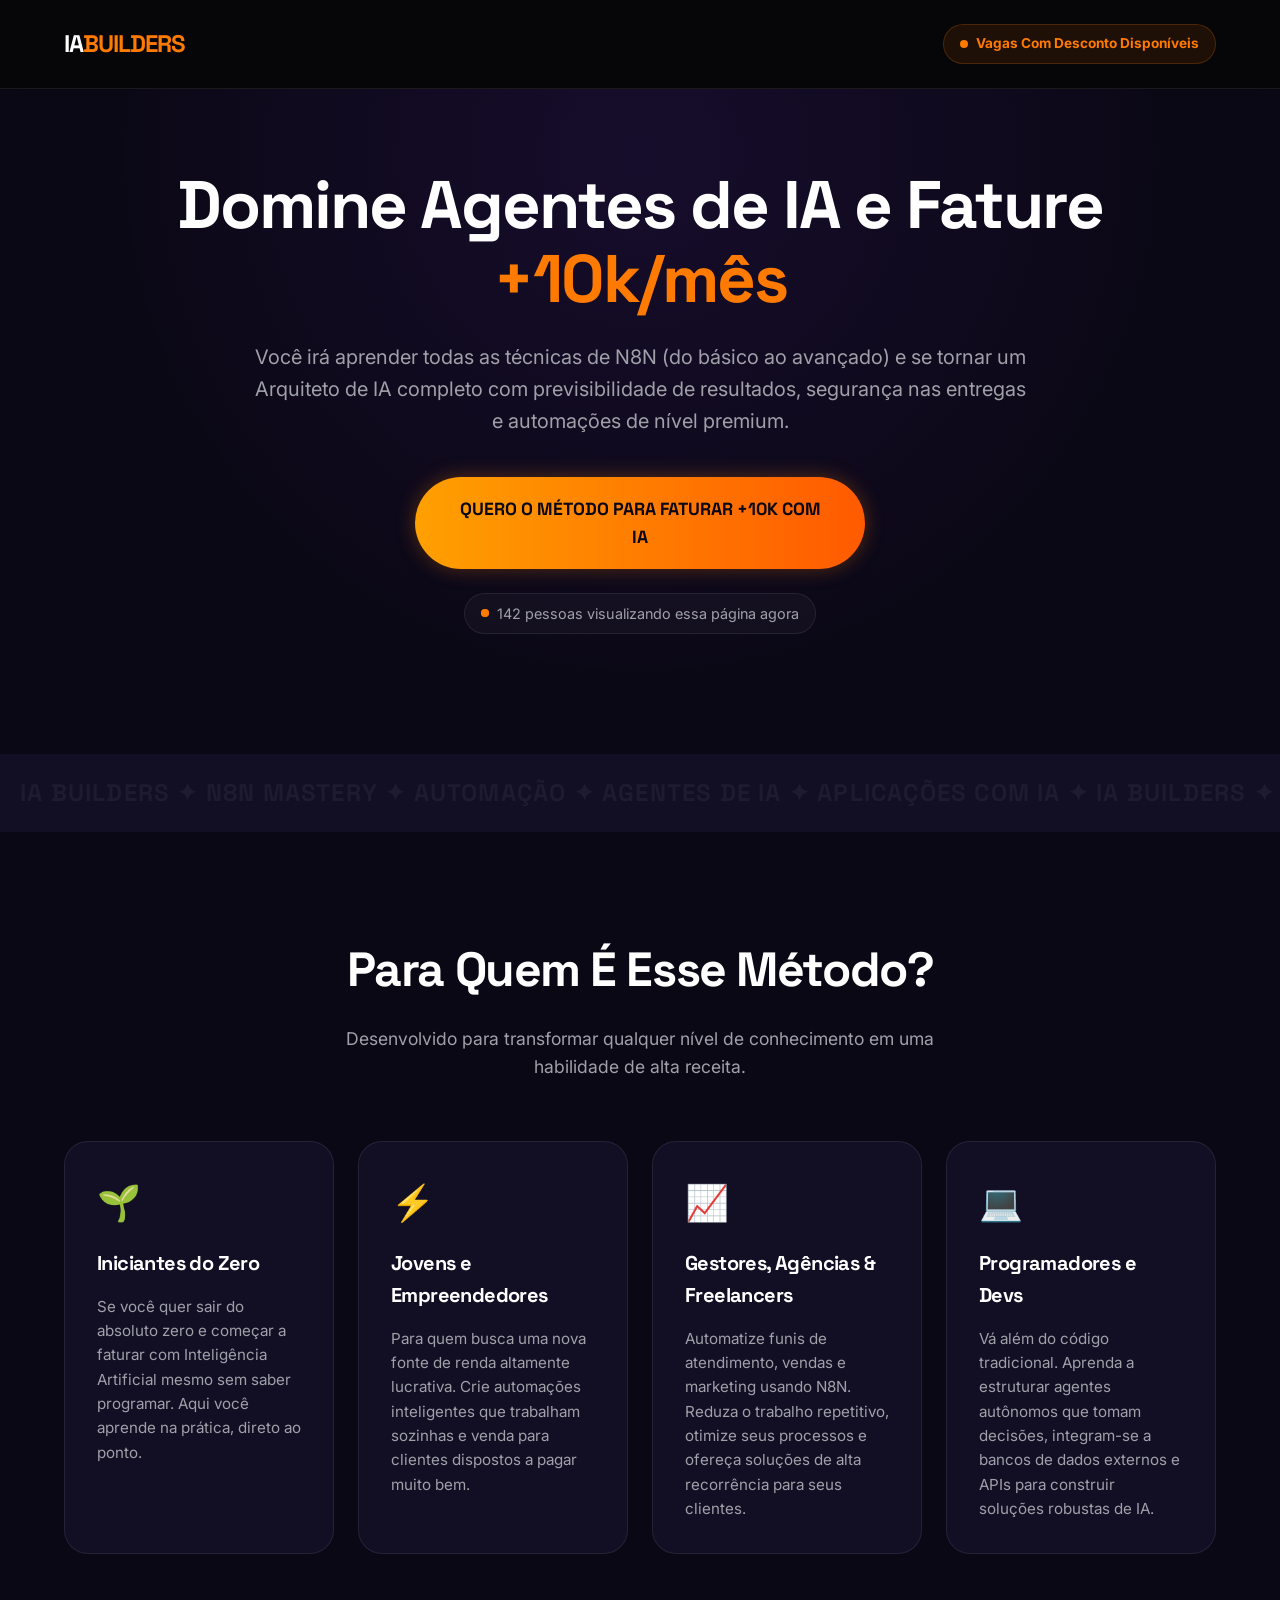
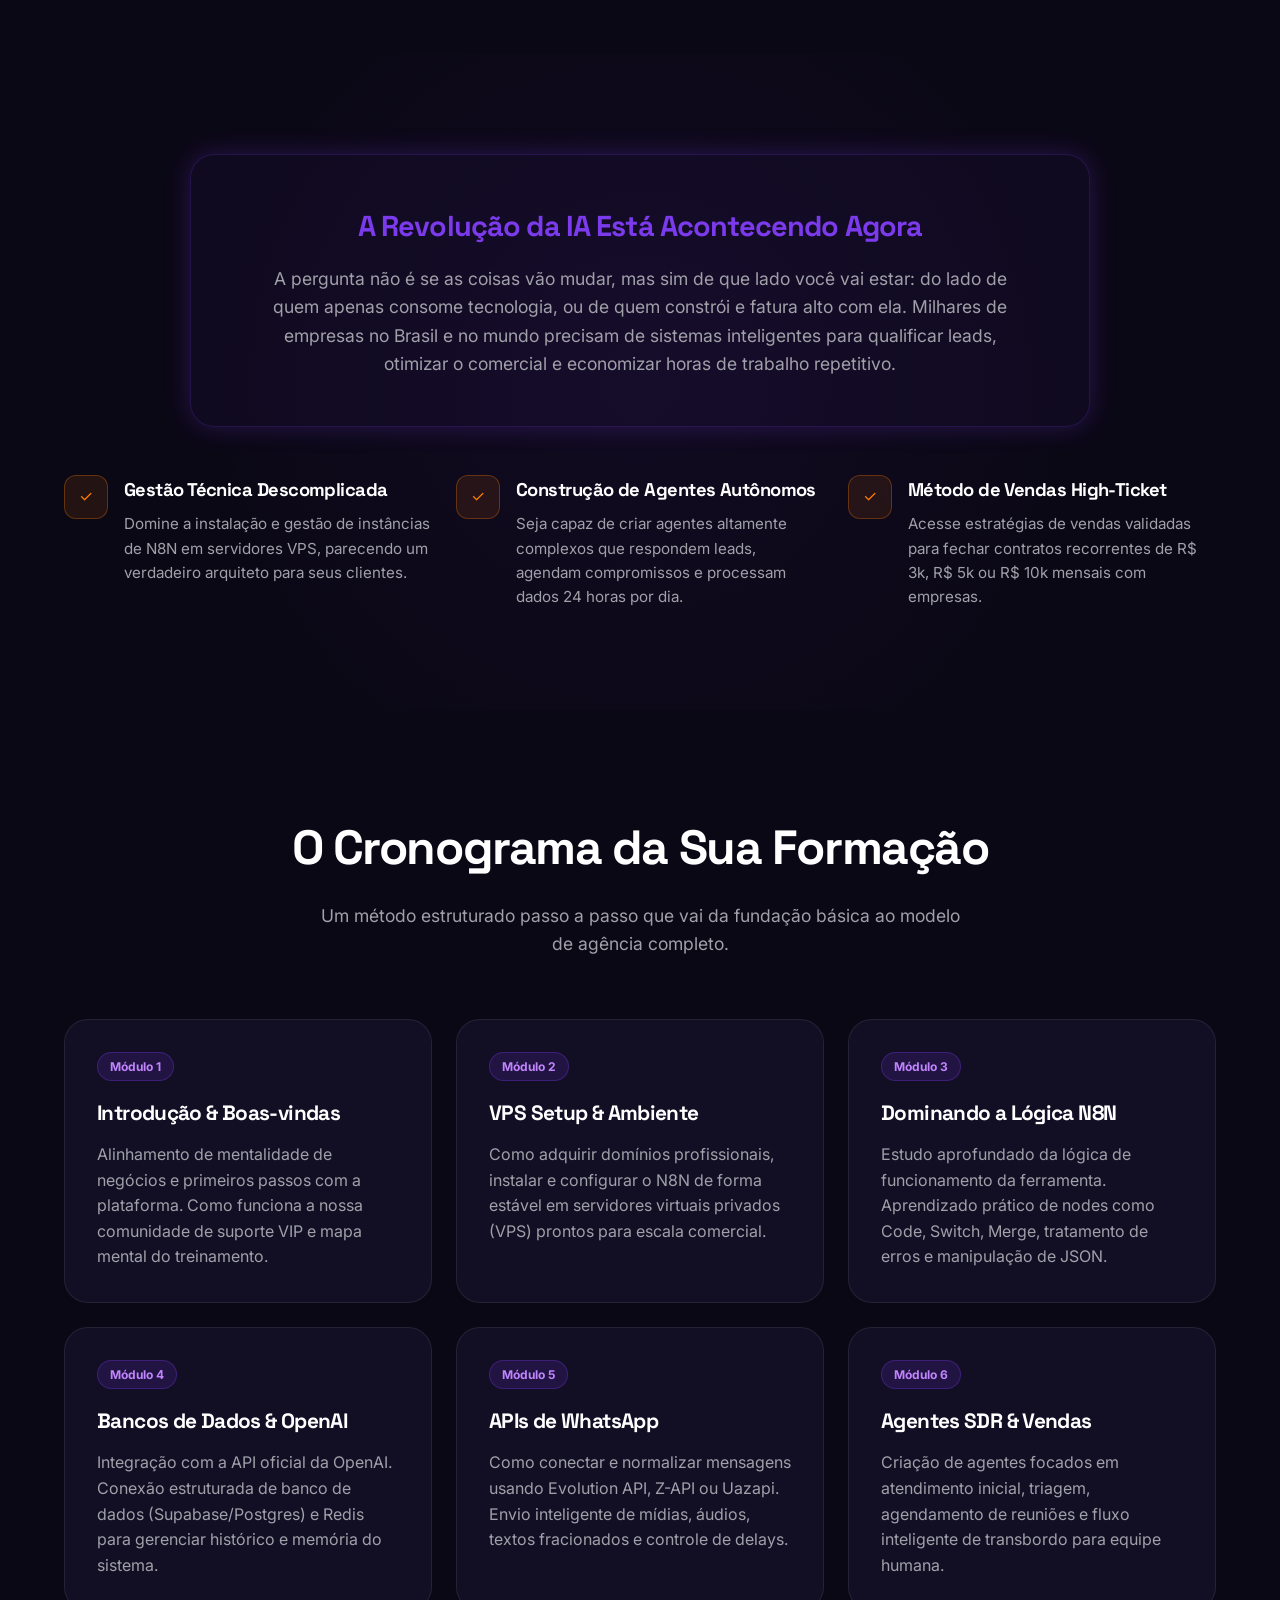
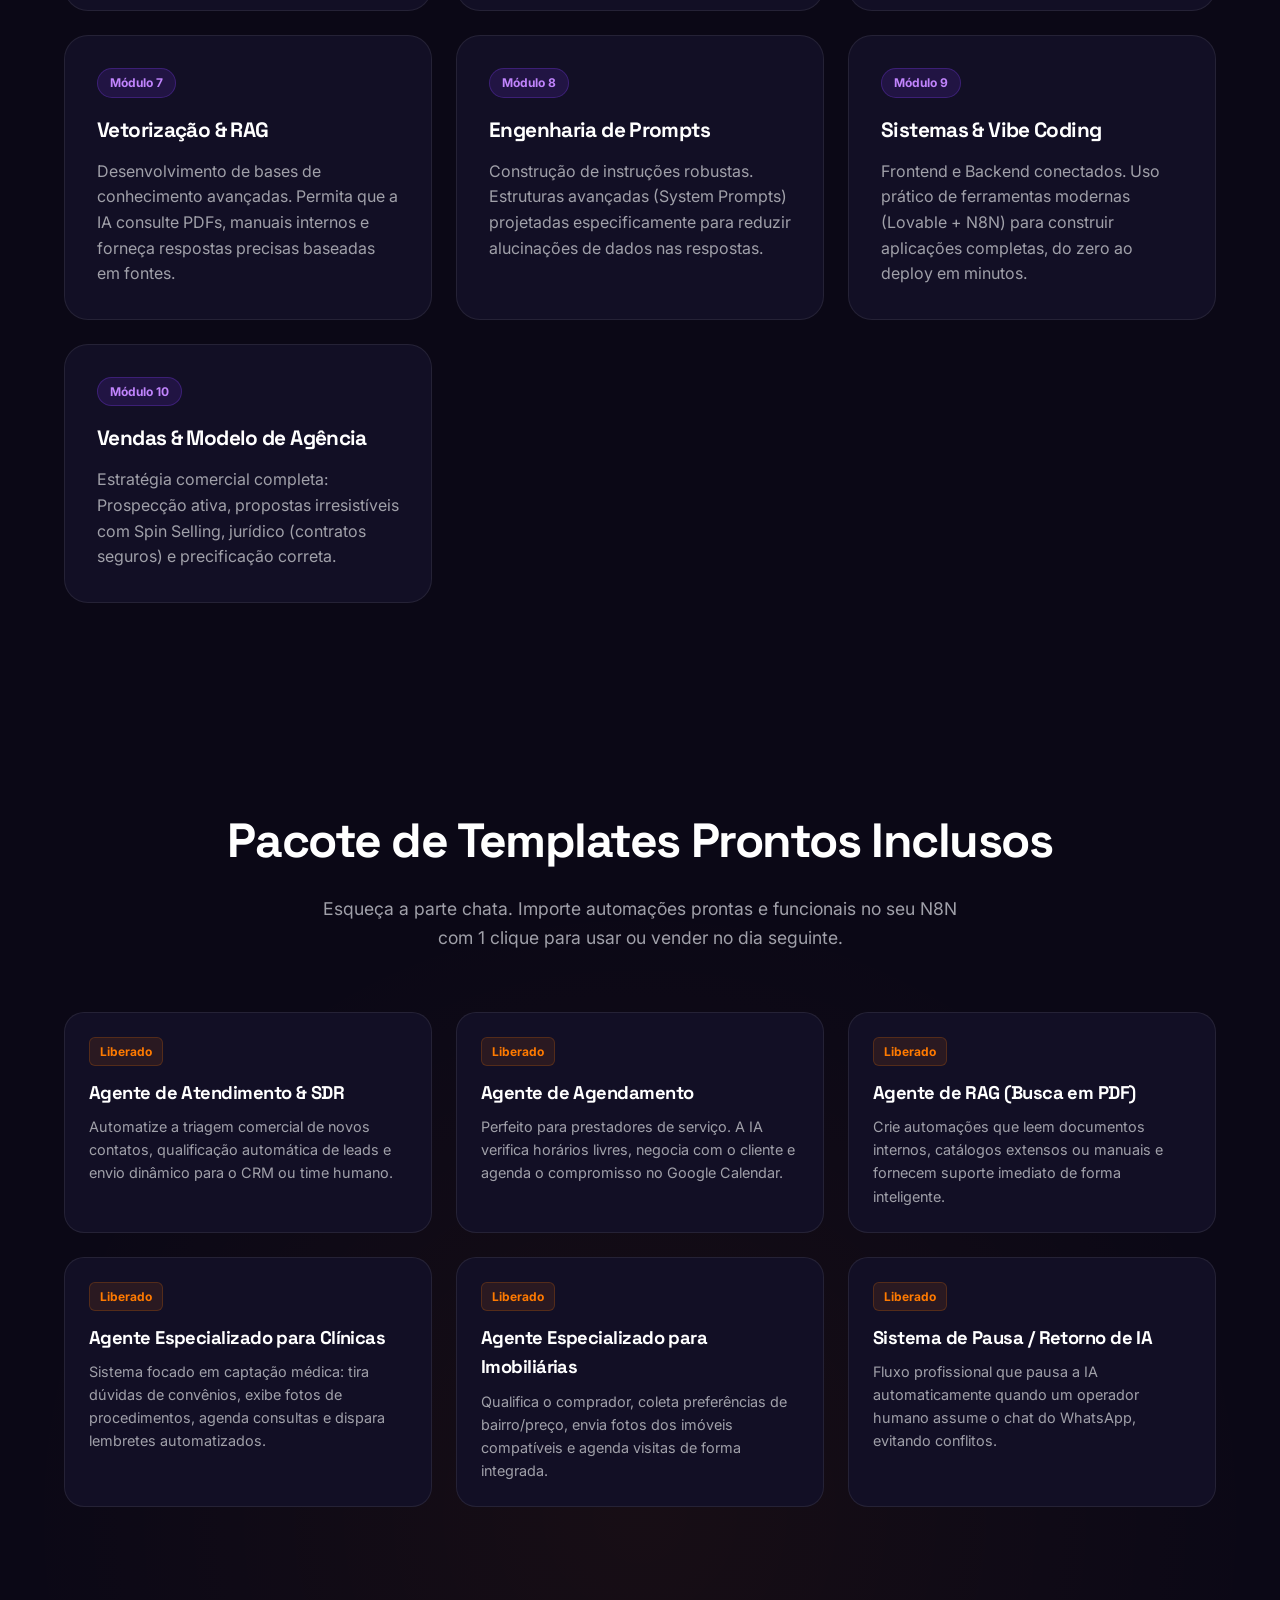
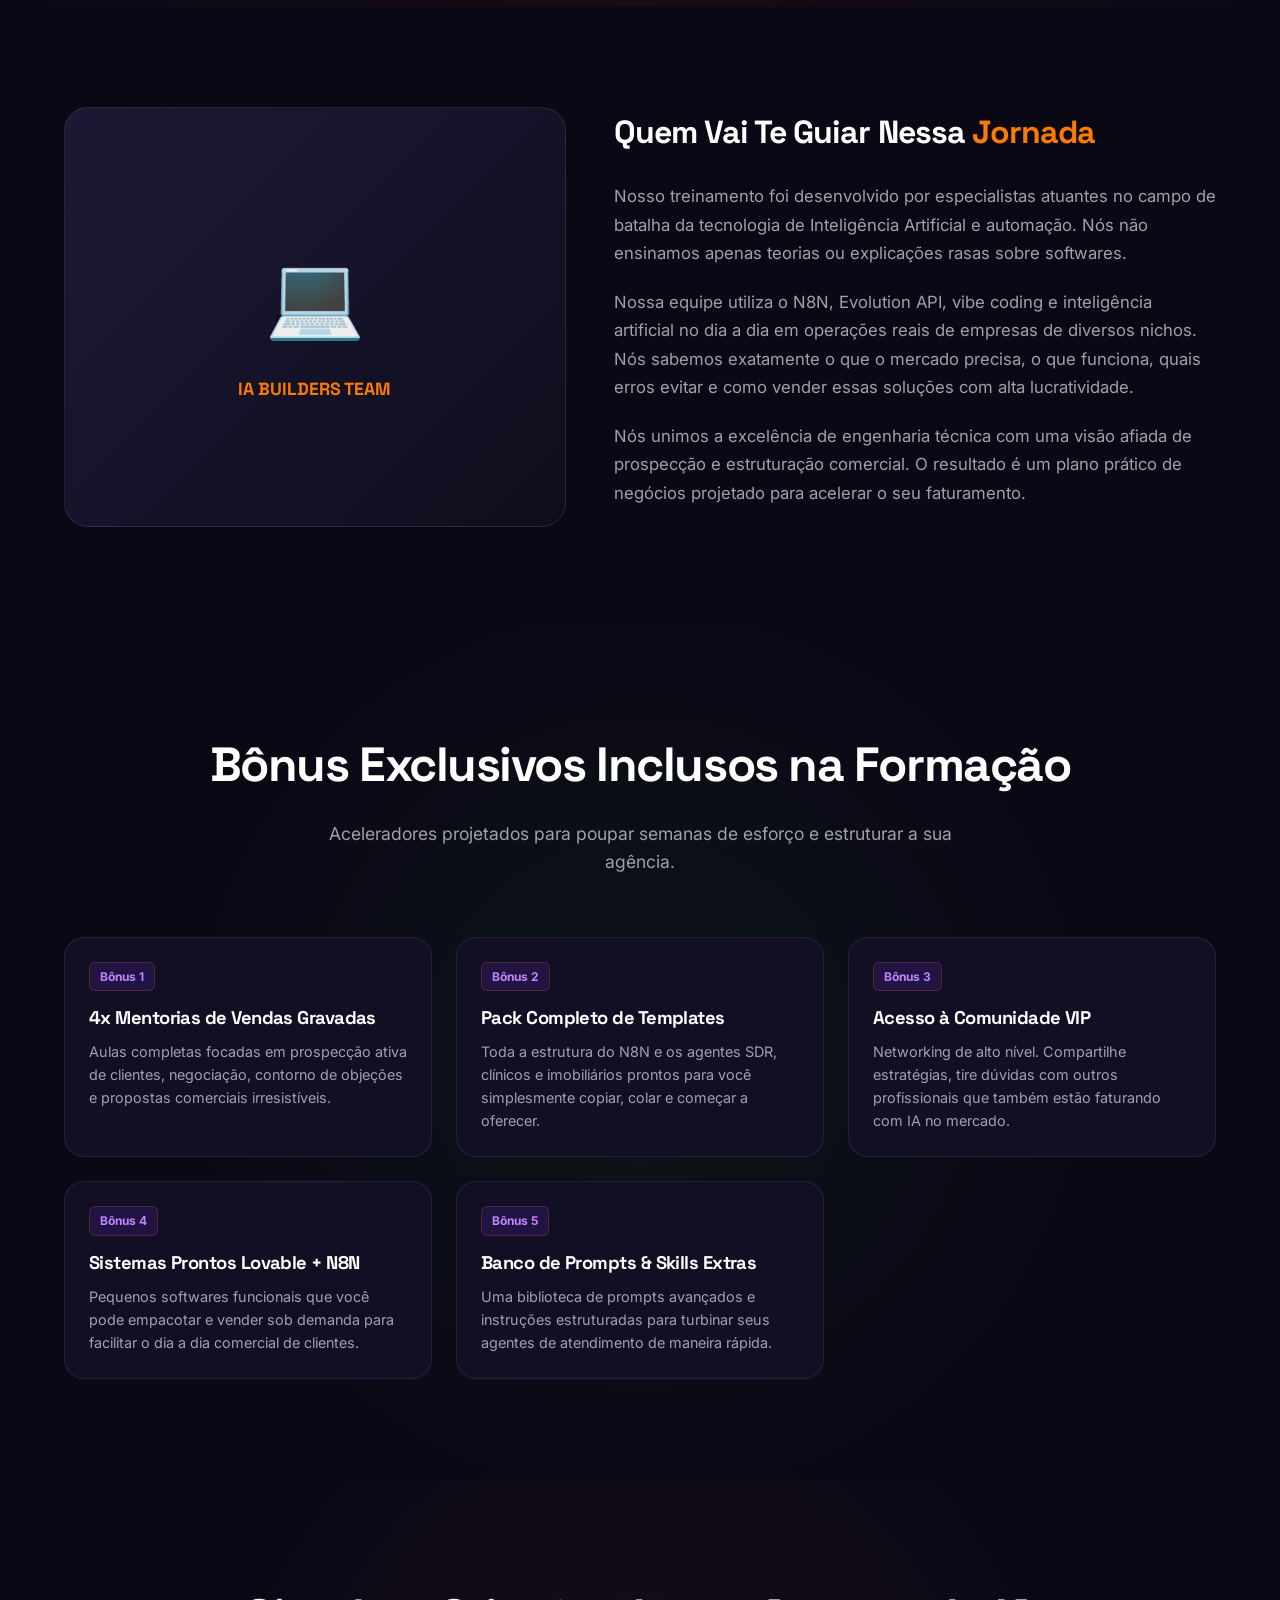
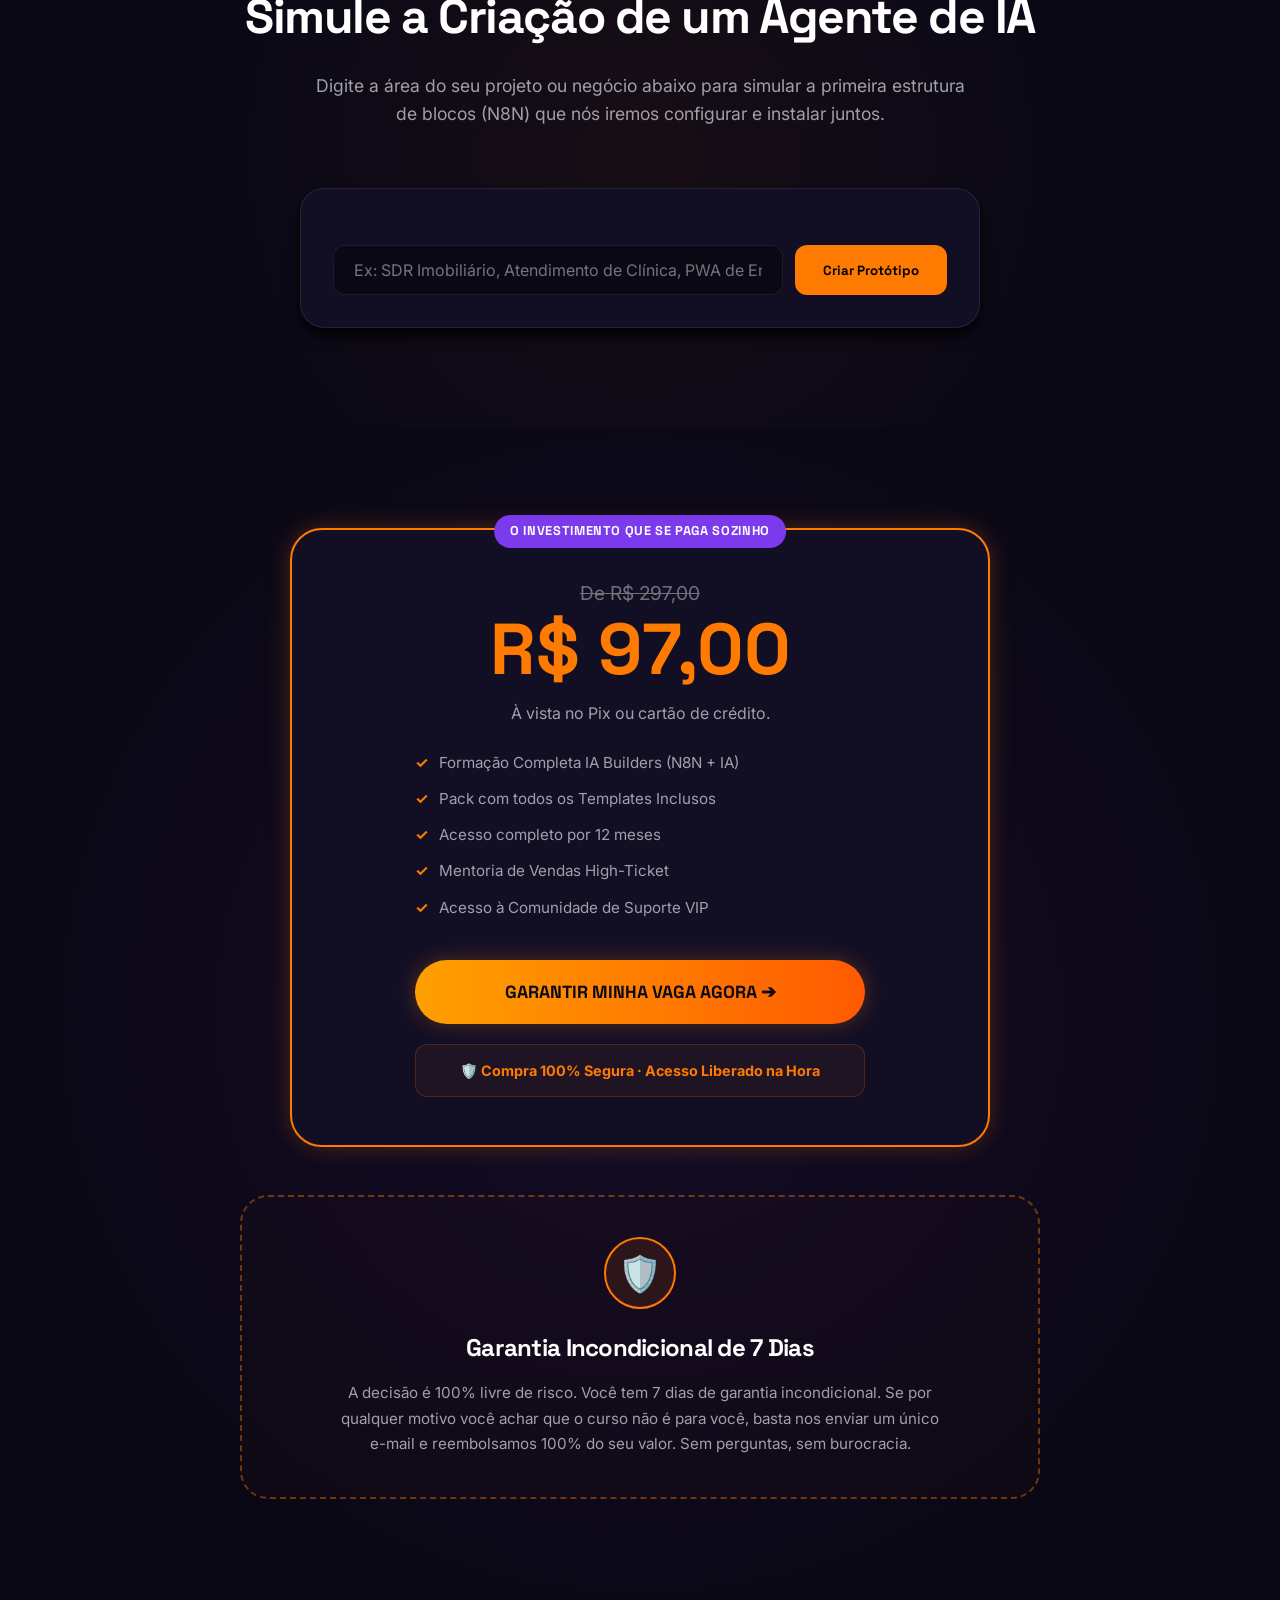
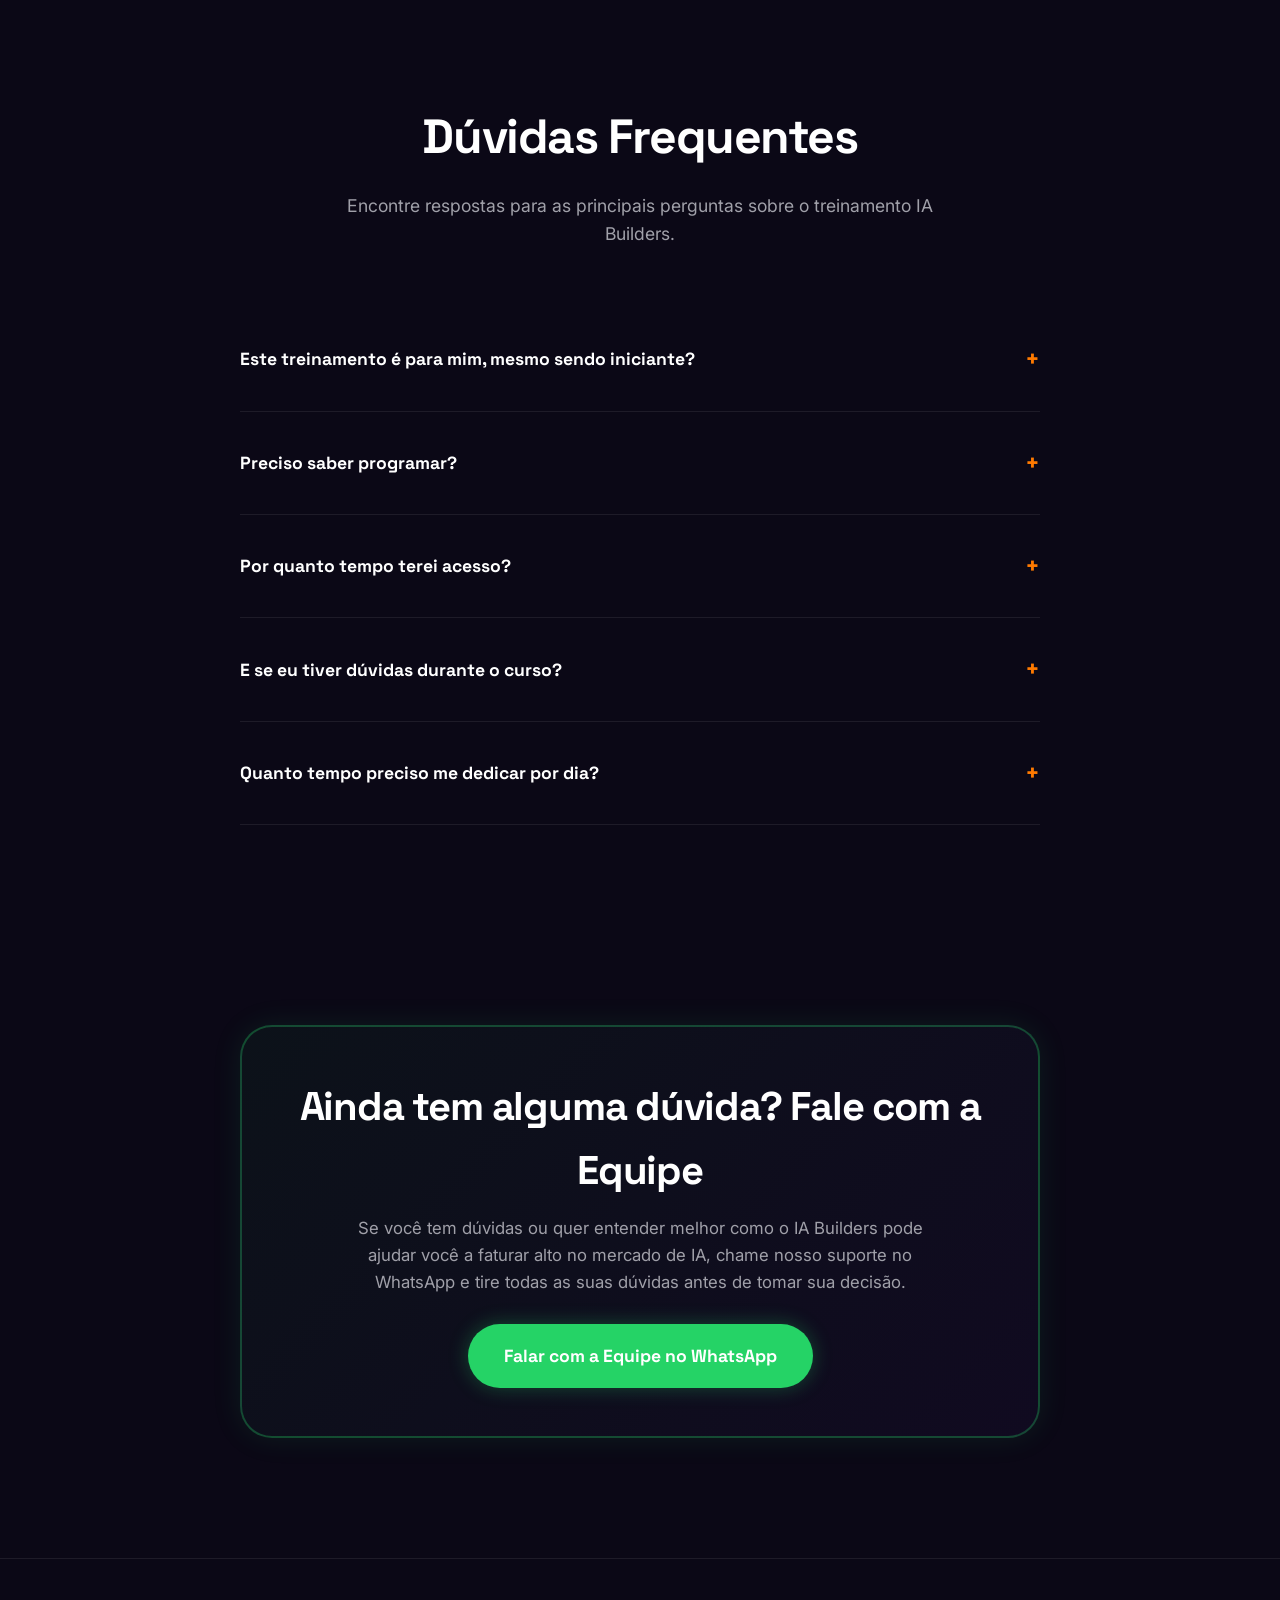
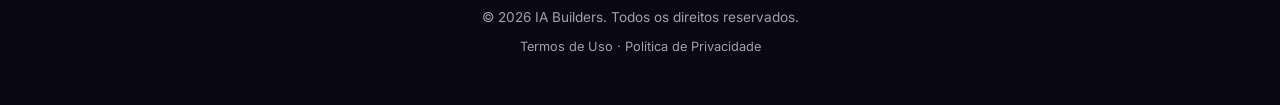
<file: index.html>
<!DOCTYPE html>
<html lang="pt-BR">
<head>
  <meta charset="UTF-8">
  <meta name="viewport" content="width=device-width, initial-scale=1.0">
  <title>IA Builders - Domine Agentes de IA e Fature +10k/mês</title>
  <meta name="description" content="Aprenda a construir Agentes de IA do zero ao avançado. Método validado para faturar R$ 10.000+ mensais com automação e inteligência artificial.">
  <link rel="stylesheet" href="index.css">
  
  <!-- Meta Pixel Code -->
  <script>
  !function(f,b,e,v,n,t,s)
  {if(f.fbq)return;n=f.fbq=function(){n.callMethod?
  n.callMethod.apply(n,arguments):n.queue.push(arguments)};
  if(!f._fbq)f._fbq=n;n.push=n;n.loaded=!0;n.version='2.0';
  n.queue=[];t=b.createElement(e);t.async=!0;
  t.src=v;s=b.getElementsByTagName(e)[0];
  s.parentNode.insertBefore(t,s)}(window, document,'script',
  'https://connect.facebook.net/en_US/fbevents.js');
  fbq('init', '1133332111662246');
  fbq('track', 'PageView');
  </script>
  <noscript><img height="1" width="1" style="display:none"
  src="https://www.facebook.com/tr?id=1133332111662246&ev=PageView&noscript=1"
  /></noscript>
  <!-- End Meta Pixel Code -->
</head>
<body>

  <!-- Header -->
  <header>
    <div class="container logo-container">
      <a href="#" class="logo-text">IA<span>BUILDERS</span></a>
      <div class="badge-status">
        <span class="dot"></span>
        Vagas Com Desconto Disponíveis
      </div>
    </div>
  </header>

  <!-- Hero Section -->
  <section class="hero">
    <div class="container">
      <h1>Domine Agentes de IA e Fature <span>+10k/mês</span></h1>
      <p class="sub">Você irá aprender todas as técnicas de N8N (do básico ao avançado) e se tornar um Arquiteto de IA completo com previsibilidade de resultados, segurança nas entregas e automações de nível premium.</p>
      
      <a href="https://pay.kiwify.com.br/ZSDq3ba" class="btn-primary">
        <span>Quero o método para faturar +10k com IA</span>
      </a>

      <div>
        <div class="live-counter-badge">
          <span class="live-ping-dot">
            <span class="ping"></span>
            <span class="dot"></span>
          </span>
          <span>142 pessoas visualizando essa página agora</span>
        </div>
      </div>
    </div>
  </section>

  <!-- Ribbon -->
  <div class="ribbon">
    <div class="ribbon-track">
      <span class="ribbon-text">IA BUILDERS ✦ N8N MASTERY ✦ AUTOMAÇÃO ✦ AGENTES DE IA ✦ APLICAÇÕES COM IA ✦ IA BUILDERS ✦ N8N MASTERY ✦ AUTOMAÇÃO ✦ AGENTES DE IA ✦ APLICAÇÕES COM IA ✦ IA BUILDERS ✦ N8N MASTERY ✦ AUTOMAÇÃO ✦ AGENTES DE IA ✦ APLICAÇÕES COM IA ✦</span>
    </div>
  </div>

  <!-- Target Audience Section -->
  <section class="section">
    <div class="container">
      <div class="section-header">
        <h2>Para Quem É Esse Método?</h2>
        <p>Desenvolvido para transformar qualquer nível de conhecimento em uma habilidade de alta receita.</p>
      </div>

      <div class="audience-grid">
        <!-- Card 1 -->
        <div class="glass-card audience-card">
          <div style="font-size: 2.2rem; margin-bottom: 16px;">🌱</div>
          <h3>Iniciantes do Zero</h3>
          <p>Se você quer sair do absoluto zero e começar a faturar com Inteligência Artificial mesmo sem saber programar. Aqui você aprende na prática, direto ao ponto.</p>
        </div>

        <!-- Card 2 -->
        <div class="glass-card audience-card">
          <div style="font-size: 2.2rem; margin-bottom: 16px;">⚡</div>
          <h3>Jovens e Empreendedores</h3>
          <p>Para quem busca uma nova fonte de renda altamente lucrativa. Crie automações inteligentes que trabalham sozinhas e venda para clientes dispostos a pagar muito bem.</p>
        </div>

        <!-- Card 3 -->
        <div class="glass-card audience-card">
          <div style="font-size: 2.2rem; margin-bottom: 16px;">📈</div>
          <h3>Gestores, Agências & Freelancers</h3>
          <p>Automatize funis de atendimento, vendas e marketing usando N8N. Reduza o trabalho repetitivo, otimize seus processos e ofereça soluções de alta recorrência para seus clientes.</p>
        </div>

        <!-- Card 4 -->
        <div class="glass-card audience-card">
          <div style="font-size: 2.2rem; margin-bottom: 16px;">💻</div>
          <h3>Programadores e Devs</h3>
          <p>Vá além do código tradicional. Aprenda a estruturar agentes autônomos que tomam decisões, integram-se a bancos de dados externos e APIs para construir soluções robustas de IA.</p>
        </div>
      </div>
    </div>
  </section>

  <!-- Market Context Section -->
  <section class="section" style="background: radial-gradient(circle at 50% 50%, rgba(124, 58, 237, 0.05) 0%, transparent 60%);">
    <div class="container">
      <div class="market-context-box">
        <h3>A Revolução da IA Está Acontecendo Agora</h3>
        <p>A pergunta não é se as coisas vão mudar, mas sim de que lado você vai estar: do lado de quem apenas consome tecnologia, ou de quem constrói e fatura alto com ela. Milhares de empresas no Brasil e no mundo precisam de sistemas inteligentes para qualificar leads, otimizar o comercial e economizar horas de trabalho repetitivo.</p>
      </div>

      <div class="architect-grid">
        <!-- Item 1 -->
        <div class="architect-card">
          <div class="icon-wrapper">✓</div>
          <div class="architect-card-content">
            <h3>Gestão Técnica Descomplicada</h3>
            <p>Domine a instalação e gestão de instâncias de N8N em servidores VPS, parecendo um verdadeiro arquiteto para seus clientes.</p>
          </div>
        </div>

        <!-- Item 2 -->
        <div class="architect-card">
          <div class="icon-wrapper">✓</div>
          <div class="architect-card-content">
            <h3>Construção de Agentes Autônomos</h3>
            <p>Seja capaz de criar agentes altamente complexos que respondem leads, agendam compromissos e processam dados 24 horas por dia.</p>
          </div>
        </div>

        <!-- Item 3 -->
        <div class="architect-card">
          <div class="icon-wrapper">✓</div>
          <div class="architect-card-content">
            <h3>Método de Vendas High-Ticket</h3>
            <p>Acesse estratégias de vendas validadas para fechar contratos recorrentes de R$ 3k, R$ 5k ou R$ 10k mensais com empresas.</p>
          </div>
        </div>
      </div>
    </div>
  </section>

  <!-- Módulos Section -->
  <section class="section">
    <div class="container">
      <div class="section-header">
        <h2>O Cronograma da Sua Formação</h2>
        <p>Um método estruturado passo a passo que vai da fundação básica ao modelo de agência completo.</p>
      </div>

      <div class="modules-grid">
        <!-- Mod 1 -->
        <div class="glass-card module-card">
          <div>
            <span class="module-tag">Módulo 1</span>
            <h3>Introdução & Boas-vindas</h3>
            <p>Alinhamento de mentalidade de negócios e primeiros passos com a plataforma. Como funciona a nossa comunidade de suporte VIP e mapa mental do treinamento.</p>
          </div>
        </div>

        <!-- Mod 2 -->
        <div class="glass-card module-card">
          <div>
            <span class="module-tag">Módulo 2</span>
            <h3>VPS Setup & Ambiente</h3>
            <p>Como adquirir domínios profissionais, instalar e configurar o N8N de forma estável em servidores virtuais privados (VPS) prontos para escala comercial.</p>
          </div>
        </div>

        <!-- Mod 3 -->
        <div class="glass-card module-card">
          <div>
            <span class="module-tag">Módulo 3</span>
            <h3>Dominando a Lógica N8N</h3>
            <p>Estudo aprofundado da lógica de funcionamento da ferramenta. Aprendizado prático de nodes como Code, Switch, Merge, tratamento de erros e manipulação de JSON.</p>
          </div>
        </div>

        <!-- Mod 4 -->
        <div class="glass-card module-card">
          <div>
            <span class="module-tag">Módulo 4</span>
            <h3>Bancos de Dados & OpenAI</h3>
            <p>Integração com a API oficial da OpenAI. Conexão estruturada de banco de dados (Supabase/Postgres) e Redis para gerenciar histórico e memória do sistema.</p>
          </div>
        </div>

        <!-- Mod 5 -->
        <div class="glass-card module-card">
          <div>
            <span class="module-tag">Módulo 5</span>
            <h3>APIs de WhatsApp</h3>
            <p>Como conectar e normalizar mensagens usando Evolution API, Z-API ou Uazapi. Envio inteligente de mídias, áudios, textos fracionados e controle de delays.</p>
          </div>
        </div>

        <!-- Mod 6 -->
        <div class="glass-card module-card">
          <div>
            <span class="module-tag">Módulo 6</span>
            <h3>Agentes SDR & Vendas</h3>
            <p>Criação de agentes focados em atendimento inicial, triagem, agendamento de reuniões e fluxo inteligente de transbordo para equipe humana.</p>
          </div>
        </div>

        <!-- Mod 7 -->
        <div class="glass-card module-card">
          <div>
            <span class="module-tag">Módulo 7</span>
            <h3>Vetorização & RAG</h3>
            <p>Desenvolvimento de bases de conhecimento avançadas. Permita que a IA consulte PDFs, manuais internos e forneça respostas precisas baseadas em fontes.</p>
          </div>
        </div>

        <!-- Mod 8 -->
        <div class="glass-card module-card">
          <div>
            <span class="module-tag">Módulo 8</span>
            <h3>Engenharia de Prompts</h3>
            <p>Construção de instruções robustas. Estruturas avançadas (System Prompts) projetadas especificamente para reduzir alucinações de dados nas respostas.</p>
          </div>
        </div>

        <!-- Mod 9 -->
        <div class="glass-card module-card">
          <div>
            <span class="module-tag">Módulo 9</span>
            <h3>Sistemas & Vibe Coding</h3>
            <p>Frontend e Backend conectados. Uso prático de ferramentas modernas (Lovable + N8N) para construir aplicações completas, do zero ao deploy em minutos.</p>
          </div>
        </div>

        <!-- Mod 10 -->
        <div class="glass-card module-card">
          <div>
            <span class="module-tag">Módulo 10</span>
            <h3>Vendas & Modelo de Agência</h3>
            <p>Estratégia comercial completa: Prospecção ativa, propostas irresistíveis com Spin Selling, jurídico (contratos seguros) e precificação correta.</p>
          </div>
        </div>
      </div>
    </div>
  </section>

  <!-- 10x Templates Section -->
  <section class="section templates-section">
    <div class="container">
      <div class="section-header">
        <h2>Pacote de Templates Prontos Inclusos</h2>
        <p>Esqueça a parte chata. Importe automações prontas e funcionais no seu N8N com 1 clique para usar ou vender no dia seguinte.</p>
      </div>

      <div class="templates-grid">
        <!-- Temp 1 -->
        <div class="template-card">
          <span class="template-badge">Liberado</span>
          <h3>Agente de Atendimento & SDR</h3>
          <p>Automatize a triagem comercial de novos contatos, qualificação automática de leads e envio dinâmico para o CRM ou time humano.</p>
        </div>

        <!-- Temp 2 -->
        <div class="template-card">
          <span class="template-badge">Liberado</span>
          <h3>Agente de Agendamento</h3>
          <p>Perfeito para prestadores de serviço. A IA verifica horários livres, negocia com o cliente e agenda o compromisso no Google Calendar.</p>
        </div>

        <!-- Temp 3 -->
        <div class="template-card">
          <span class="template-badge">Liberado</span>
          <h3>Agente de RAG (Busca em PDF)</h3>
          <p>Crie automações que leem documentos internos, catálogos extensos ou manuais e fornecem suporte imediato de forma inteligente.</p>
        </div>

        <!-- Temp 4 -->
        <div class="template-card">
          <span class="template-badge">Liberado</span>
          <h3>Agente Especializado para Clínicas</h3>
          <p>Sistema focado em captação médica: tira dúvidas de convênios, exibe fotos de procedimentos, agenda consultas e dispara lembretes automatizados.</p>
        </div>

        <!-- Temp 5 -->
        <div class="template-card">
          <span class="template-badge">Liberado</span>
          <h3>Agente Especializado para Imobiliárias</h3>
          <p>Qualifica o comprador, coleta preferências de bairro/preço, envia fotos dos imóveis compatíveis e agenda visitas de forma integrada.</p>
        </div>

        <!-- Temp 6 -->
        <div class="template-card">
          <span class="template-badge">Liberado</span>
          <h3>Sistema de Pausa / Retorno de IA</h3>
          <p>Fluxo profissional que pausa a IA automaticamente quando um operador humano assume o chat do WhatsApp, evitando conflitos.</p>
        </div>
      </div>
    </div>
  </section>

  <!-- Guia / Profile Section (Generic Person Replace) -->
  <section class="section">
    <div class="container">
      <div class="profile-grid">
        <div class="profile-visual">
          <div class="profile-avatar-placeholder">
            <span class="icon">💻</span>
            <span style="font-family: var(--font-heading); font-weight: 700; font-size: 1.1rem; text-transform: uppercase; color: var(--primary);">IA Builders Team</span>
          </div>
        </div>
        <div class="profile-info">
          <h3>Quem Vai Te Guiar Nessa <span>Jornada</span></h3>
          <p>Nosso treinamento foi desenvolvido por especialistas atuantes no campo de batalha da tecnologia de Inteligência Artificial e automação. Nós não ensinamos apenas teorias ou explicações rasas sobre softwares.</p>
          <p>Nossa equipe utiliza o N8N, Evolution API, vibe coding e inteligência artificial no dia a dia em operações reais de empresas de diversos nichos. Nós sabemos exatamente o que o mercado precisa, o que funciona, quais erros evitar e como vender essas soluções com alta lucratividade.</p>
          <p>Nós unimos a excelência de engenharia técnica com uma visão afiada de prospecção e estruturação comercial. O resultado é um plano prático de negócios projetado para acelerar o seu faturamento.</p>
        </div>
      </div>
    </div>
  </section>

  <!-- Bônus Section -->
  <section class="section" style="background: radial-gradient(circle at 50% 50%, rgba(0, 255, 65, 0.05) 0%, transparent 60%);">
    <div class="container">
      <div class="section-header">
        <h2>Bônus Exclusivos Inclusos na Formação</h2>
        <p>Aceleradores projetados para poupar semanas de esforço e estruturar a sua agência.</p>
      </div>

      <div class="templates-grid">
        <!-- Bonus 1 -->
        <div class="template-card">
          <span class="template-badge" style="background-color: rgba(124, 58, 237, 0.15); color: #C084FC;">Bônus 1</span>
          <h3>4x Mentorias de Vendas Gravadas</h3>
          <p>Aulas completas focadas em prospecção ativa de clientes, negociação, contorno de objeções e propostas comerciais irresistíveis.</p>
        </div>

        <!-- Bonus 2 -->
        <div class="template-card">
          <span class="template-badge" style="background-color: rgba(124, 58, 237, 0.15); color: #C084FC;">Bônus 2</span>
          <h3>Pack Completo de Templates</h3>
          <p>Toda a estrutura do N8N e os agentes SDR, clínicos e imobiliários prontos para você simplesmente copiar, colar e começar a oferecer.</p>
        </div>

        <!-- Bonus 3 -->
        <div class="template-card">
          <span class="template-badge" style="background-color: rgba(124, 58, 237, 0.15); color: #C084FC;">Bônus 3</span>
          <h3>Acesso à Comunidade VIP</h3>
          <p>Networking de alto nível. Compartilhe estratégias, tire dúvidas com outros profissionais que também estão faturando com IA no mercado.</p>
        </div>

        <!-- Bonus 4 -->
        <div class="template-card">
          <span class="template-badge" style="background-color: rgba(124, 58, 237, 0.15); color: #C084FC;">Bônus 4</span>
          <h3>Sistemas Prontos Lovable + N8N</h3>
          <p>Pequenos softwares funcionais que você pode empacotar e vender sob demanda para facilitar o dia a dia comercial de clientes.</p>
        </div>

        <!-- Bonus 5 -->
        <div class="template-card">
          <span class="template-badge" style="background-color: rgba(124, 58, 237, 0.15); color: #C084FC;">Bônus 5</span>
          <h3>Banco de Prompts & Skills Extras</h3>
          <p>Uma biblioteca de prompts avançados e instruções estruturadas para turbinar seus agentes de atendimento de maneira rápida.</p>
        </div>
      </div>
    </div>
  </section>

  <!-- Interactive AI Simulator (Framed as IA Builders Concept) -->
  <section class="simulator-section" id="simulator">
    <div class="container">
      <div class="section-header">
        <h2>Simule a Criação de um Agente de IA</h2>
        <p>Digite a área do seu projeto ou negócio abaixo para simular a primeira estrutura de blocos (N8N) que nós iremos configurar e instalar juntos.</p>
      </div>

      <div class="sim-container">
        <div class="sim-input-group">
          <input type="text" id="niche-input" class="sim-input" placeholder="Ex: SDR Imobiliário, Atendimento de Clínica, PWA de Entregas...">
          <button onclick="startSimulation()" class="sim-btn">Criar Protótipo</button>
        </div>

        <div id="sim-output" class="sim-output">
          <div class="sim-progress-bar">
            <div id="sim-progress" class="sim-progress-fill"></div>
          </div>
          <p id="sim-status" style="margin-bottom: 12px; font-size: 0.9rem; font-weight: 600; color: var(--primary);"></p>
          <div id="sim-console" class="sim-console"></div>
          
          <div id="sim-success-actions" style="margin-top: 24px; text-align: center; display: none;">
            <p style="color: var(--primary); font-weight: 700; margin-bottom: 16px;">✓ Protótipo conceitual gerado! Vamos construir e publicar esse agente real juntos.</p>
            <a href="https://pay.kiwify.com.br/ZSDq3ba" class="btn-primary" style="max-width: 320px; padding: 14px 28px; font-size: 1rem;">Garanta Sua Vaga Agora</a>
          </div>
        </div>
      </div>
    </div>
  </section>

  <!-- Pricing Box Section -->
  <section class="section pricing-section" id="offer">
    <div class="container">
      <div class="pricing-box active">
        <span class="original-price">De R$ 297,00</span>
        <div class="final-price">R$ 97,00</div>
        <p style="color: var(--text-secondary); font-size: 1rem; margin-bottom: 24px;">À vista no Pix ou cartão de crédito.</p>
        
        <ul class="pricing-grid-items">
          <li>Formação Completa IA Builders (N8N + IA)</li>
          <li>Pack com todos os Templates Inclusos</li>
          <li>Acesso completo por 12 meses</li>
          <li>Mentoria de Vendas High-Ticket</li>
          <li>Acesso à Comunidade de Suporte VIP</li>
        </ul>

        <a href="https://pay.kiwify.com.br/ZSDq3ba" class="btn-primary" style="margin-top: 16px;">
          <span>Garantir minha vaga agora ➔</span>
        </a>

        <div class="price-card-guarantee">
          🛡️ Compra 100% Segura · Acesso Liberado na Hora
        </div>
      </div>

      <!-- Guarantee Box -->
      <div class="guarantee-box">
        <div class="guarantee-icon">🛡️</div>
        <h3>Garantia Incondicional de 7 Dias</h3>
        <p>A decisão é 100% livre de risco. Você tem 7 dias de garantia incondicional. Se por qualquer motivo você achar que o curso não é para você, basta nos enviar um único e-mail e reembolsamos 100% do seu valor. Sem perguntas, sem burocracia.</p>
      </div>
    </div>
  </section>

  <!-- FAQ Accordion -->
  <section class="section">
    <div class="container">
      <div class="section-header">
        <h2>Dúvidas Frequentes</h2>
        <p>Encontre respostas para as principais perguntas sobre o treinamento IA Builders.</p>
      </div>

      <div class="faq-container">
        <div class="faq-item">
          <div class="faq-question">Este treinamento é para mim, mesmo sendo iniciante?</div>
          <div class="faq-answer">
            <p>Sim. A formação foi desenhada para levar você do básico ao avançado. Vamos começar do zero absoluto (comprando um domínio e instalando o servidor) até a criação de Agentes autônomos complexos e o modelo de agência de vendas.</p>
          </div>
        </div>

        <div class="faq-item">
          <div class="faq-question">Preciso saber programar?</div>
          <div class="faq-answer">
            <p>Não. O método é focado em N8N e ferramentas no-code/low-code. Você não vai escrever códigos complexos, mas sim aprender a usar a lógica de automação e a parte técnica de instalação (que é um passo a passo de cliques orientados).</p>
          </div>
        </div>

        <div class="faq-item">
          <div class="faq-question">Por quanto tempo terei acesso?</div>
          <div class="faq-answer">
            <p>Você terá acesso completo por 1 ano (12 meses) a todas as aulas gravadas, atualizações de novos agentes e suporte VIP na nossa comunidade.</p>
          </div>
        </div>

        <div class="faq-item">
          <div class="faq-question">E se eu tiver dúvidas durante o curso?</div>
          <div class="faq-answer">
            <p>Você terá acesso direto à nossa Comunidade de Suporte exclusiva. Lá, nossa equipe e os outros profissionais de IA respondem a todas as suas dúvidas técnicas e estratégicas rapidamente.</p>
          </div>
        </div>

        <div class="faq-item">
          <div class="faq-question">Quanto tempo preciso me dedicar por dia?</div>
          <div class="faq-answer">
            <p>Com 1 a 2 horas por dia você já consegue evoluir muito rápido. E o melhor: você não precisa terminar o treinamento todo para começar a faturar. Basta pegar um dos nossos templates prontos, assistir a aula específica de configuração e já começar a oferecer a clientes.</p>
          </div>
        </div>
      </div>
    </div>
  </section>

  <!-- WhatsApp Support Box -->
  <section class="section" style="padding-bottom: 120px;">
    <div class="container">
      <div class="whatsapp-cta-box">
        <h2>Ainda tem alguma dúvida? Fale com a Equipe</h2>
        <p>Se você tem dúvidas ou quer entender melhor como o IA Builders pode ajudar você a faturar alto no mercado de IA, chame nosso suporte no WhatsApp e tire todas as suas dúvidas antes de tomar sua decisão.</p>
        <a href="https://wa.me/5521964422488?text=Quero%20tirar%20d%C3%BAvidas%20sobre%20o%20IA%20Builders" target="_blank" class="btn-whatsapp">
          <span>Falar com a Equipe no WhatsApp</span>
        </a>
      </div>
    </div>
  </section>

  <!-- Footer -->
  <footer>
    <div class="container text-center">
      <p>&copy; 2026 IA Builders. Todos os direitos reservados.</p>
      <p style="margin-top: 8px; font-size: 0.8rem;">
        <a href="#">Termos de Uso</a> · <a href="#">Política de Privacidade</a>
      </p>
    </div>
  </footer>

  <!-- Scripts -->
  <script>
    // FAQ Accordion
    document.querySelectorAll('.faq-question').forEach(button => {
      button.addEventListener('click', () => {
        const faqItem = button.parentElement;
        const isActive = faqItem.classList.contains('active');
        
        document.querySelectorAll('.faq-item').forEach(item => {
          item.classList.remove('active');
        });

        if (!isActive) {
          faqItem.classList.add('active');
        }
      });
    });

    // AI Site Builder Simulation Script
    function startSimulation() {
      const nicheInput = document.getElementById('niche-input');
      const niche = nicheInput.value.trim() || 'Nicho Selecionado';
      
      const simOutput = document.getElementById('sim-output');
      const progressBar = document.getElementById('sim-progress');
      const statusText = document.getElementById('sim-status');
      const consoleLog = document.getElementById('sim-console');
      const successActions = document.getElementById('sim-success-actions');

      simOutput.style.display = 'block';
      progressBar.style.width = '0%';
      consoleLog.innerHTML = '';
      successActions.style.display = 'none';
      statusText.innerText = 'Inicializando o gerador de agentes...';

      const steps = [
        { text: 'Conectando ao servidor VPS em nuvem...', time: 1000, progress: 15 },
        { text: 'Importando bibliotecas do N8N para automações...', time: 2000, progress: 30 },
        { text: `Estruturando nós de decisão para o agente [${niche}]...`, time: 3500, progress: 50 },
        { text: 'Injetando chaves da API do OpenAI GPT-4o e memória no Redis...', time: 5000, progress: 75 },
        { text: 'Conectando Evolution API para integração com WhatsApp...', time: 6500, progress: 90 },
        { text: 'Validando RAG com banco de dados Supabase Postgres...', time: 7500, progress: 98 },
        { text: 'Agente criado com sucesso e pronto para atendimento!', time: 8500, progress: 100 }
      ];

      steps.forEach((step, index) => {
        setTimeout(() => {
          progressBar.style.width = step.progress + '%';
          statusText.innerText = step.text;
          
          const codeSnippet = getRandomCodeSnippet(index, niche);
          consoleLog.innerHTML += `<div style="margin-bottom: 6px;">[System Log] ${step.text}</div>${codeSnippet}`;
          consoleLog.scrollTop = consoleLog.scrollHeight;

          if (index === steps.length - 1) {
            successActions.style.display = 'block';
          }
        }, step.time);
      });
    }

    function getRandomCodeSnippet(index, niche) {
      if (index === 2) {
        return `<pre style="color: var(--primary); margin-left: 12px; font-size: 0.8rem;">{ "node": "SDR Decision Tree", "conditions": { "niche": "${niche}" } }</pre>`;
      }
      if (index === 3) {
        return `<pre style="color: #A78BFA; margin-left: 12px; font-size: 0.8rem;">redis.set("session_${niche.toLowerCase().replace(/\s+/g, '')}", context_memory)</pre>`;
      }
      if (index === 5) {
        return `<pre style="color: var(--primary); margin-left: 12px; font-size: 0.8rem;">evolution.send_text(target_phone, "Olá! Agendamos sua consulta para...")</pre>`;
      }
      return '';
    }

    // Telemetry Tracking Script
    (function() {
      let sessionId = sessionStorage.getItem('site_expresso_session_id');
      if (!sessionId) {
        sessionId = 'session_' + Math.random().toString(36).substring(2, 15) + '_' + Date.now();
        sessionStorage.setItem('site_expresso_session_id', sessionId);
      }

      const dbUrl = `https://iabuilder-8a7e7-default-rtdb.firebaseio.com/site-expresso-ia/sessions/${sessionId}.json`;
      let startTime = Date.now();
      let duration = 0;
      let selectedNiche = 'não informado';
      let clickedConversion = false;
      let userLocation = 'Buscando...';

      // Geolocation fetch
      fetch('https://ipapi.co/json/')
        .then(res => res.json())
        .then(data => {
          if (data && data.city && data.region_code) {
            userLocation = `${data.city}, ${data.region_code}`;
          } else {
            userLocation = 'Desconhecido';
          }
          sendTelemetry();
        })
        .catch(() => {
          userLocation = 'Desconhecido';
          sendTelemetry();
        });

      function sendTelemetry() {
        const payload = {
          startTime: startTime,
          lastActive: Date.now(),
          duration: duration,
          niche: selectedNiche,
          converted: clickedConversion,
          location: userLocation
        };
        fetch(dbUrl, {
          method: 'PATCH',
          headers: { 'Content-Type': 'application/json' },
          body: JSON.stringify(payload)
        }).catch(err => console.warn('Telemetry error:', err));
      }

      sendTelemetry();

      setInterval(() => {
        if (document.visibilityState === 'visible') {
          duration += 10;
          sendTelemetry();
        }
      }, 10000);

      const originalStartSimulation = window.startSimulation;
      window.startSimulation = function() {
        const nicheInput = document.getElementById('niche-input');
        if (nicheInput) {
          selectedNiche = nicheInput.value.trim() || 'Nicho Selecionado';
          sendTelemetry();
        }
        if (originalStartSimulation) {
          originalStartSimulation();
        }
      };

      document.querySelectorAll('a[href*="kiwify.com.br"]').forEach(cta => {
        cta.addEventListener('click', () => {
          clickedConversion = true;
          sendTelemetry();
        });
      });
    })();
  </script>
</body>
</html>
</file>
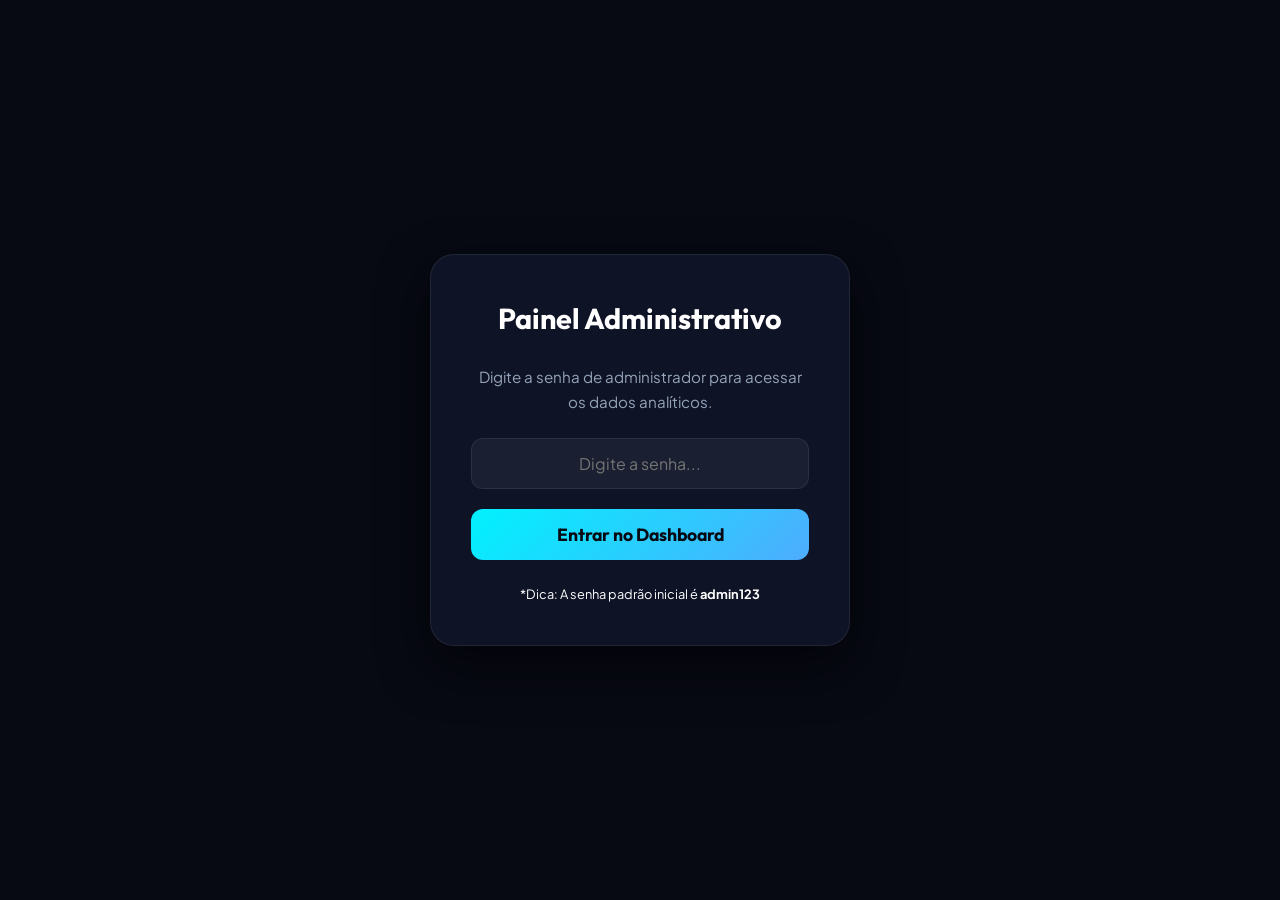
<file: admin.html>
<!DOCTYPE html>
<html lang="pt-BR">
<head>
  <meta charset="UTF-8">
  <meta name="viewport" content="width=device-width, initial-scale=1.0">
  <title>Admin Dashboard - Analytics</title>
  <link rel="stylesheet" href="https://fonts.googleapis.com/css2?family=Outfit:wght@400;600;700;800&family=Plus+Jakarta+Sans:wght@400;500;600&display=swap">
  <style>
    :root {
      --bg-dark: #070913;
      --bg-surface: #0E1326;
      --bg-card: rgba(19, 26, 51, 0.6);
      --primary: #00F2FE;
      --secondary: #4FACFE;
      --accent: #10B981;
      --error: #EF4444;
      --text-primary: #FFFFFF;
      --text-secondary: #94A3B8;
      --border-color: rgba(255, 255, 255, 0.08);
      --font-heading: 'Outfit', sans-serif;
      --font-body: 'Plus Jakarta Sans', sans-serif;
    }

    * {
      margin: 0;
      padding: 0;
      box-sizing: border-box;
    }

    body {
      background-color: var(--bg-dark);
      color: var(--text-primary);
      font-family: var(--font-body);
      line-height: 1.6;
      min-height: 100vh;
      display: flex;
      justify-content: center;
      align-items: center;
    }

    /* Container */
    .container {
      width: 100%;
      max-width: 1200px;
      margin: 0 auto;
      padding: 24px;
    }

    /* Login Box */
    .login-box {
      background: var(--bg-surface);
      border: 1px solid var(--border-color);
      border-radius: 24px;
      padding: 40px;
      width: 100%;
      max-width: 420px;
      text-align: center;
      box-shadow: 0 20px 50px rgba(0, 0, 0, 0.5);
      animation: fadeIn 0.4s ease;
    }

    .login-box h2 {
      font-family: var(--font-heading);
      margin-bottom: 24px;
      font-size: 1.8rem;
    }

    .input-field {
      width: 100%;
      background: rgba(255, 255, 255, 0.05);
      border: 1px solid var(--border-color);
      padding: 14px 20px;
      border-radius: 12px;
      color: var(--text-primary);
      font-family: inherit;
      font-size: 1rem;
      margin-bottom: 20px;
      text-align: center;
    }

    .input-field:focus {
      outline: none;
      border-color: var(--primary);
    }

    .btn-login {
      width: 100%;
      background: linear-gradient(135deg, var(--primary), var(--secondary));
      color: var(--bg-dark);
      border: none;
      padding: 14px;
      font-weight: 700;
      border-radius: 12px;
      cursor: pointer;
      font-family: var(--font-heading);
      font-size: 1.1rem;
      transition: all 0.2s ease;
    }

    .btn-login:hover {
      transform: translateY(-2px);
      box-shadow: 0 4px 15px rgba(0, 242, 254, 0.3);
    }

    /* Dashboard view (Hidden by default) */
    .dashboard {
      display: none;
      width: 100%;
      animation: fadeIn 0.4s ease;
    }

    @keyframes fadeIn {
      from { opacity: 0; transform: translateY(10px); }
      to { opacity: 1; transform: translateY(0); }
    }

    .dashboard-header {
      display: flex;
      justify-content: space-between;
      align-items: center;
      margin-bottom: 32px;
      border-bottom: 1px solid var(--border-color);
      padding-bottom: 20px;
      flex-wrap: wrap;
      gap: 16px;
    }

    .dashboard-header h1 {
      font-family: var(--font-heading);
      font-size: 2.2rem;
    }

    .dashboard-header h1 span {
      background: linear-gradient(135deg, var(--primary), var(--secondary));
      -webkit-background-clip: text;
      -webkit-text-fill-color: transparent;
    }

    .btn-logout {
      background: rgba(255,255,255,0.05);
      color: var(--text-secondary);
      border: 1px solid var(--border-color);
      padding: 8px 16px;
      border-radius: 8px;
      cursor: pointer;
      font-weight: 600;
      transition: all 0.2s ease;
    }

    .btn-logout:hover {
      background: rgba(239, 68, 68, 0.1);
      color: var(--error);
      border-color: rgba(239, 68, 68, 0.3);
    }

    /* Metrics Grid */
    .metrics-grid {
      display: grid;
      grid-template-columns: repeat(auto-fit, minmax(220px, 1fr));
      gap: 24px;
      margin-bottom: 40px;
    }

    .metric-card {
      background: var(--bg-card);
      border: 1px solid var(--border-color);
      border-radius: 20px;
      padding: 24px;
      backdrop-filter: blur(10px);
      transition: all 0.3s ease;
    }

    .metric-card:hover {
      border-color: rgba(0, 242, 254, 0.3);
      transform: translateY(-2px);
    }

    .metric-title {
      font-size: 0.9rem;
      color: var(--text-secondary);
      text-transform: uppercase;
      font-weight: 600;
      letter-spacing: 0.05em;
      margin-bottom: 12px;
    }

    .metric-value {
      font-size: 2.5rem;
      font-weight: 800;
      font-family: var(--font-heading);
      line-height: 1.1;
    }

    .metric-desc {
      font-size: 0.85rem;
      color: var(--text-secondary);
      margin-top: 8px;
    }

    /* Online indicator */
    .online-indicator {
      display: inline-flex;
      align-items: center;
      gap: 8px;
      font-weight: 600;
      color: var(--accent);
    }

    .online-dot {
      width: 10px;
      height: 10px;
      background-color: var(--accent);
      border-radius: 50%;
      box-shadow: 0 0 10px var(--accent);
      animation: pulse-dot 1.5s infinite;
    }

    @keyframes pulse-dot {
      0% { transform: scale(0.95); opacity: 0.7; }
      50% { transform: scale(1.15); opacity: 1; }
      100% { transform: scale(0.95); opacity: 0.7; }
    }

    /* Layout Columns */
    .layout-cols {
      display: grid;
      grid-template-columns: 1.5fr 1fr;
      gap: 32px;
    }

    .col-card {
      background: var(--bg-card);
      border: 1px solid var(--border-color);
      border-radius: 24px;
      padding: 28px;
    }

    .col-card h2 {
      font-family: var(--font-heading);
      font-size: 1.4rem;
      margin-bottom: 24px;
      border-bottom: 1px solid var(--border-color);
      padding-bottom: 12px;
    }

    /* Table styles */
    .table-container {
      width: 100%;
      overflow-x: auto;
    }

    table {
      width: 100%;
      border-collapse: collapse;
      text-align: left;
    }

    th, td {
      padding: 12px 16px;
      border-bottom: 1px solid var(--border-color);
    }

    th {
      font-weight: 600;
      color: var(--text-secondary);
      font-size: 0.9rem;
      text-transform: uppercase;
    }

    td {
      font-size: 0.95rem;
    }

    .badge {
      display: inline-block;
      padding: 4px 10px;
      border-radius: 6px;
      font-weight: 700;
      font-size: 0.75rem;
      text-transform: uppercase;
    }

    .badge-success {
      background: rgba(16, 185, 129, 0.1);
      color: var(--accent);
      border: 1px solid rgba(16, 185, 129, 0.3);
    }

    .badge-secondary {
      background: rgba(255,255,255,0.05);
      color: var(--text-secondary);
      border: 1px solid var(--border-color);
    }

    /* Niche List */
    .niche-item {
      display: flex;
      justify-content: space-between;
      align-items: center;
      padding: 12px 16px;
      background: rgba(255, 255, 255, 0.02);
      border: 1px solid var(--border-color);
      border-radius: 12px;
      margin-bottom: 12px;
    }

    .niche-name {
      font-weight: 600;
    }

    .niche-count {
      background: var(--bg-surface);
      border: 1px solid var(--border-color);
      padding: 4px 10px;
      border-radius: 20px;
      font-size: 0.85rem;
      font-weight: 700;
      color: var(--primary);
    }

    @media (max-width: 900px) {
      .layout-cols {
        grid-template-columns: 1fr;
      }
    }
  </style>
</head>
<body>
  <!-- Login Wall -->
  <div id="login-wall" class="login-box">
    <h2>Painel Administrativo</h2>
    <p style="color: var(--text-secondary); margin-bottom: 24px; font-size: 0.95rem;">Digite a senha de administrador para acessar os dados analíticos.</p>
    <input type="password" id="password-input" class="input-field" placeholder="Digite a senha..." onkeydown="if(event.key === 'Enter') attemptLogin()">
    <p id="login-error" style="color: var(--error); margin-bottom: 16px; display: none; font-size: 0.9rem;">Senha inválida. Tente novamente.</p>
    <button onclick="attemptLogin()" class="btn-login">Entrar no Dashboard</button>
    <p style="color: var(--text-muted); font-size: 0.8rem; margin-top: 24px;">*Dica: A senha padrão inicial é <strong>admin123</strong></p>
  </div>

  <!-- Dashboard -->
  <div id="dashboard" class="container dashboard">
    <div class="dashboard-header">
      <h1>Dashboard <span>Analytics</span></h1>
      <div style="display: flex; align-items: center; gap: 16px;">
        <button onclick="fetchAnalytics()" class="btn-logout" style="color: var(--primary); border-color: rgba(0, 242, 254, 0.2);">Atualizar</button>
        <button onclick="logout()" class="btn-logout">Sair</button>
      </div>
    </div>

    <!-- Metrics Cards -->
    <div class="metrics-grid">
      <!-- Visitas -->
      <div class="metric-card">
        <div class="metric-title">Visitas Totais</div>
        <div id="metric-visits" class="metric-value">-</div>
        <div class="metric-desc">Sessões únicas criadas</div>
      </div>

      <!-- Online -->
      <div class="metric-card">
        <div class="metric-title">Visitantes Online</div>
        <div class="metric-value">
          <span class="online-indicator">
            <span class="online-dot"></span>
            <span id="metric-online">-</span>
          </span>
        </div>
        <div class="metric-desc">Ativos nos últimos 30 segundos</div>
      </div>

      <!-- Tempo Medio -->
      <div class="metric-card">
        <div class="metric-title">Tempo Médio</div>
        <div id="metric-time" class="metric-value">-</div>
        <div class="metric-desc">Permanência média ativa</div>
      </div>

      <!-- Conversao -->
      <div class="metric-card">
        <div class="metric-title">Cliques de Compra</div>
        <div id="metric-conversion" class="metric-value">-</div>
        <div class="metric-desc">Taxa de cliques em CTA de Venda</div>
      </div>
    </div>

    <!-- Details Columns -->
    <div class="layout-cols">
      <!-- Ultimos Visitantes -->
      <div class="col-card">
        <h2>Últimas Visitas</h2>
        <div class="table-container">
          <table>
            <thead>
              <tr>
                <th>Data / Hora</th>
                <th>Duração</th>
                <th>Localização</th>
                <th>Nicho Buscado</th>
                <th>Ação/Venda</th>
              </tr>
            </thead>
            <tbody id="visitors-table-body">
              <tr>
                <td colspan="4" style="text-align: center; color: var(--text-secondary);">Carregando histórico...</td>
              </tr>
            </tbody>
          </table>
        </div>
      </div>

      <!-- Nichos mais buscados -->
      <div class="col-card">
        <h2>Ninhos do Simulador (IA)</h2>
        <div id="niche-list">
          <p style="color: var(--text-secondary); text-align: center; padding: 24px;">Carregando preferências...</p>
        </div>
      </div>
    </div>
  </div>

  <script>
    const passHash = "admin123"; // Senha padrão inicial (pode ser customizada)

    // Check login state
    if (sessionStorage.getItem('admin_logged_in') === 'true') {
      showDashboard();
    }

    function attemptLogin() {
      const input = document.getElementById('password-input').value;
      const errorMsg = document.getElementById('login-error');
      
      if (input === passHash) {
        sessionStorage.setItem('admin_logged_in', 'true');
        showDashboard();
      } else {
        errorMsg.style.display = 'block';
      }
    }

    function logout() {
      sessionStorage.removeItem('admin_logged_in');
      location.reload();
    }

    function showDashboard() {
      document.getElementById('login-wall').style.display = 'none';
      document.getElementById('dashboard').style.display = 'block';
      document.body.style.alignItems = 'flex-start';
      
      fetchAnalytics();
      // Auto refresh stats every 15 seconds
      setInterval(fetchAnalytics, 15000);
    }

    async function fetchAnalytics() {
      const url = "https://iabuilder-8a7e7-default-rtdb.firebaseio.com/site-expresso-ia/sessions.json";
      
      try {
        const response = await fetch(url);
        if (!response.ok) throw new Error("Erro ao buscar dados do Firebase");
        
        const data = await response.json() || {};
        processData(data);
      } catch (err) {
        console.error("Erro na leitura de telemetria:", err);
      }
    }

    function processData(sessions) {
      const sessionList = Object.entries(sessions).map(([id, val]) => ({
        id,
        ...val
      }));

      // 1. Total Visits
      const totalVisits = sessionList.length;
      document.getElementById('metric-visits').innerText = totalVisits;

      // 2. Online Now (heartbeat updated in last 30s)
      const now = Date.now();
      const onlineCount = sessionList.filter(s => (now - s.lastActive) < 30000).length;
      document.getElementById('metric-online').innerText = onlineCount;

      // 3. Average Time on Page
      let totalDuration = 0;
      sessionList.forEach(s => {
        totalDuration += s.duration || 0;
      });
      const avgDuration = totalVisits > 0 ? Math.round(totalDuration / totalVisits) : 0;
      document.getElementById('metric-time').innerText = formatDuration(avgDuration);

      // 4. Click conversions
      const conversionCount = sessionList.filter(s => s.converted === true).length;
      const conversionRate = totalVisits > 0 ? ((conversionCount / totalVisits) * 100).toFixed(1) : 0;
      document.getElementById('metric-conversion').innerText = `${conversionCount} (${conversionRate}%)`;

      // 5. Build recent visits table (last 10 visits)
      const sortedSessions = sessionList.sort((a, b) => b.startTime - a.startTime);
      const tableBody = document.getElementById('visitors-table-body');
      tableBody.innerHTML = '';

      if (sortedSessions.length === 0) {
        tableBody.innerHTML = `<tr><td colspan="5" style="text-align:center; color:var(--text-secondary);">Nenhuma visita registrada ainda.</td></tr>`;
      } else {
        sortedSessions.slice(0, 15).forEach(s => {
          const dateStr = new Date(s.startTime).toLocaleString('pt-BR', { timeZone: 'America/Sao_Paulo' });
          const durationStr = formatDuration(s.duration || 0);
          const badgeClass = s.converted ? 'badge-success' : 'badge-secondary';
          const badgeText = s.converted ? 'Clique Compra' : 'Visitou';
          const locationStr = s.location || 'Buscando...';
          
          tableBody.innerHTML += `
            <tr>
              <td>${dateStr}</td>
              <td>${durationStr}</td>
              <td style="color: var(--primary); font-weight: 500;">${escapeHTML(locationStr)}</td>
              <td style="font-weight: 500;">${escapeHTML(s.niche || 'não informado')}</td>
              <td><span class="badge ${badgeClass}">${badgeText}</span></td>
            </tr>
          `;
        });
      }

      // 6. Build most searched niches ranking
      const nicheCounts = {};
      sessionList.forEach(s => {
        if (s.niche && s.niche !== 'não informado') {
          const cleanNiche = s.niche.toLowerCase().trim();
          nicheCounts[cleanNiche] = (nicheCounts[cleanNiche] || 0) + 1;
        }
      });

      const sortedNiches = Object.entries(nicheCounts).sort((a, b) => b[1] - a[1]);
      const nicheList = document.getElementById('niche-list');
      nicheList.innerHTML = '';

      if (sortedNiches.length === 0) {
        nicheList.innerHTML = `<p style="color: var(--text-secondary); text-align: center; padding: 24px;">Nenhum nicho pesquisado ainda.</p>`;
      } else {
        sortedNiches.slice(0, 8).forEach(([niche, count]) => {
          nicheList.innerHTML += `
            <div class="niche-item">
              <span class="niche-name">${capitalize(niche)}</span>
              <span class="niche-count">${count}x</span>
            </div>
          `;
        });
      }
    }

    function formatDuration(seconds) {
      if (seconds < 60) return `${seconds}s`;
      const mins = Math.floor(seconds / 60);
      const secs = seconds % 60;
      return `${mins}m ${secs}s`;
    }

    function capitalize(string) {
      return string.charAt(0).toUpperCase() + string.slice(1);
    }

    function escapeHTML(str) {
      return str.replace(/[&<>'"]/g, 
        tag => ({
          '&': '&amp;',
          '<': '&lt;',
          '>': '&gt;',
          "'": '&#39;',
          '"': '&quot;'
        }[tag] || tag)
      );
    }
  </script>
</body>
</html>
</file>
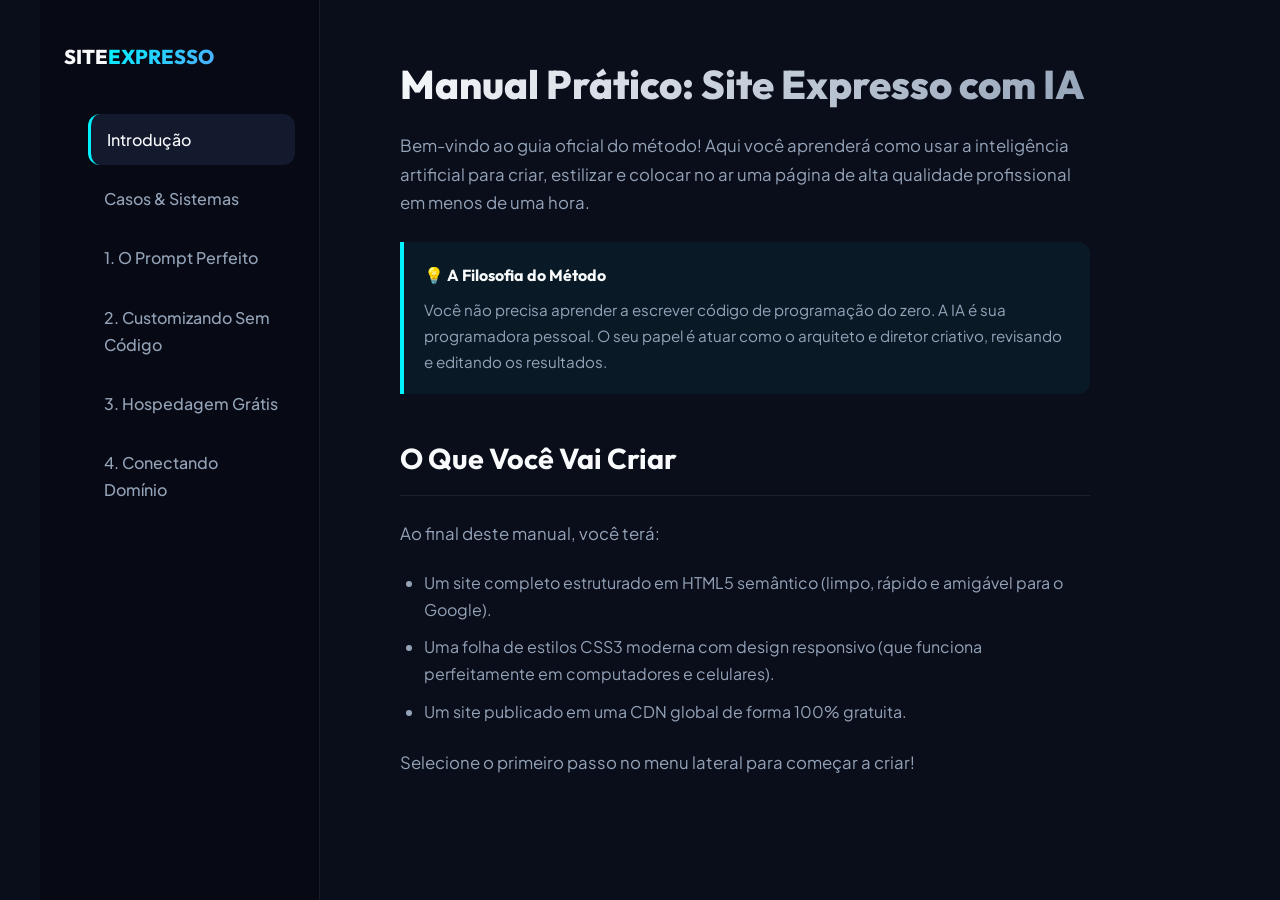
<file: guia_site_ia.html>
<!DOCTYPE html>
<html lang="pt-BR">
<head>
  <meta charset="UTF-8">
  <meta name="viewport" content="width=device-width, initial-scale=1.0">
  <title>Manual Interativo: Site Expresso com IA</title>
  <link rel="stylesheet" href="https://fonts.googleapis.com/css2?family=Outfit:wght@400;600;700;800&family=Plus+Jakarta+Sans:wght@400;500;600&display=swap">
  <style>
    :root {
      --bg-dark: #0A0E1A;
      --bg-surface: #131A2D;
      --bg-surface-hover: #1C263F;
      --primary: #00F2FE;
      --secondary: #4FACFE;
      --accent: #10B981;
      --text-primary: #F8FAFC;
      --text-secondary: #94A3B8;
      --border-color: rgba(255,255,255,0.08);
      --font-heading: 'Outfit', sans-serif;
      --font-body: 'Plus Jakarta Sans', sans-serif;
    }

    * {
      margin: 0;
      padding: 0;
      box-sizing: border-box;
    }

    body {
      background-color: var(--bg-dark);
      color: var(--text-primary);
      font-family: var(--font-body);
      line-height: 1.7;
    }

    .container {
      max-width: 1200px;
      margin: 0 auto;
      display: grid;
      grid-template-columns: 280px 1fr;
      min-height: 100vh;
    }

    /* Sidebar Navigation */
    aside {
      background-color: #070A14;
      border-right: 1px solid var(--border-color);
      padding: 40px 24px;
      position: sticky;
      top: 0;
      height: 100vh;
      overflow-y: auto;
    }

    .brand {
      font-family: var(--font-heading);
      font-weight: 800;
      font-size: 1.25rem;
      margin-bottom: 40px;
      display: block;
      color: var(--text-primary);
      text-decoration: none;
    }

    .brand span {
      background: linear-gradient(135deg, var(--primary), var(--secondary));
      -webkit-background-clip: text;
      -webkit-text-fill-color: transparent;
    }

    .nav-links {
      list-style: none;
    }

    .nav-links li {
      margin-bottom: 8px;
    }

    .nav-links a {
      display: flex;
      align-items: center;
      gap: 12px;
      color: var(--text-secondary);
      text-decoration: none;
      padding: 12px 16px;
      border-radius: 12px;
      font-weight: 500;
      transition: all 0.2s ease;
    }

    .nav-links a:hover, .nav-links a.active {
      color: var(--text-primary);
      background-color: var(--bg-surface);
    }

    .nav-links a.active {
      border-left: 3px solid var(--primary);
    }

    /* Main Content Area */
    main {
      padding: 60px 80px;
      max-width: 850px;
      overflow-y: auto;
    }

    .section-content {
      display: none;
    }

    .section-content.active {
      display: block;
      animation: fadeIn 0.4s ease;
    }

    @keyframes fadeIn {
      from { opacity: 0; transform: translateY(10px); }
      to { opacity: 1; transform: translateY(0); }
    }

    h1, h2, h3 {
      font-family: var(--font-heading);
      margin-bottom: 24px;
    }

    h1 {
      font-size: 2.5rem;
      font-weight: 800;
      line-height: 1.2;
      background: linear-gradient(135deg, var(--text-primary) 0%, var(--text-secondary) 100%);
      -webkit-background-clip: text;
      -webkit-text-fill-color: transparent;
    }

    h2 {
      font-size: 1.8rem;
      border-bottom: 1px solid var(--border-color);
      padding-bottom: 12px;
      margin-top: 40px;
    }

    p {
      color: var(--text-secondary);
      margin-bottom: 20px;
      font-size: 1.05rem;
    }

    /* Code blocks & Callouts */
    .code-box {
      background-color: #03050A;
      border: 1px solid var(--border-color);
      border-radius: 12px;
      padding: 20px;
      font-family: monospace;
      font-size: 0.9rem;
      overflow-x: auto;
      margin: 24px 0;
      position: relative;
    }

    .code-box pre {
      color: #E2E8F0;
    }

    .copy-btn {
      position: absolute;
      top: 12px;
      right: 12px;
      background-color: var(--bg-surface);
      color: var(--text-primary);
      border: 1px solid var(--border-color);
      padding: 6px 12px;
      border-radius: 8px;
      cursor: pointer;
      font-size: 0.75rem;
      font-weight: 600;
      transition: all 0.2s ease;
    }

    .copy-btn:hover {
      background-color: var(--bg-surface-hover);
      border-color: var(--primary);
    }

    .alert-box {
      background: rgba(0, 242, 254, 0.05);
      border-left: 4px solid var(--primary);
      padding: 20px;
      border-radius: 0 12px 12px 0;
      margin: 24px 0;
    }

    .alert-box.success {
      background: rgba(16, 185, 129, 0.05);
      border-left-color: var(--accent);
    }

    .alert-box h4 {
      font-family: var(--font-heading);
      font-weight: 700;
      margin-bottom: 8px;
      color: var(--text-primary);
    }

    .alert-box p {
      margin-bottom: 0;
      font-size: 0.95rem;
    }

    .step-badge {
      display: inline-block;
      background: linear-gradient(135deg, var(--primary), var(--secondary));
      color: #0A0E1A;
      font-weight: 800;
      padding: 4px 12px;
      border-radius: 8px;
      font-size: 0.8rem;
      text-transform: uppercase;
      margin-bottom: 12px;
    }

    ol, ul {
      margin-left: 24px;
      margin-bottom: 24px;
      color: var(--text-secondary);
    }

    li {
      margin-bottom: 10px;
    }

    @media (max-width: 768px) {
      .container {
        grid-template-columns: 1fr;
      }
      aside {
        height: auto;
        position: relative;
        padding: 24px;
      }
      main {
        padding: 40px 24px;
      }
    }
  </style>
</head>
<body>
  <div class="container">
    <!-- Sidebar Navigation -->
    <aside>
      <a href="#" class="brand">SITE<span>EXPRESSO</span></a>
      <ul class="nav-links">
        <li><a href="#" class="active" onclick="showSection('intro')">Introdução</a></li>
        <li><a href="#" onclick="showSection('cases')">Casos & Sistemas</a></li>
        <li><a href="#" onclick="showSection('step1')">1. O Prompt Perfeito</a></li>
        <li><a href="#" onclick="showSection('step2')">2. Customizando Sem Código</a></li>
        <li><a href="#" onclick="showSection('step3')">3. Hospedagem Grátis</a></li>
        <li><a href="#" onclick="showSection('step4')">4. Conectando Domínio</a></li>
      </ul>
    </aside>

    <!-- Main Content -->
    <main>
      <!-- Introdução -->
      <div id="intro" class="section-content active">
        <h1>Manual Prático: Site Expresso com IA</h1>
        <p>Bem-vindo ao guia oficial do método! Aqui você aprenderá como usar a inteligência artificial para criar, estilizar e colocar no ar uma página de alta qualidade profissional em menos de uma hora.</p>
        
        <div class="alert-box">
          <h4>💡 A Filosofia do Método</h4>
          <p>Você não precisa aprender a escrever código de programação do zero. A IA é sua programadora pessoal. O seu papel é atuar como o arquiteto e diretor criativo, revisando e editando os resultados.</p>
        </div>

        <h2>O Que Você Vai Criar</h2>
        <p>Ao final deste manual, você terá:</p>
        <ul>
          <li>Um site completo estruturado em HTML5 semântico (limpo, rápido e amigável para o Google).</li>
          <li>Uma folha de estilos CSS3 moderna com design responsivo (que funciona perfeitamente em computadores e celulares).</li>
          <li>Um site publicado em uma CDN global de forma 100% gratuita.</li>
        </ul>
        <p>Selecione o primeiro passo no menu lateral para começar a criar!</p>
      </div>

      <!-- Casos & Sistemas -->
      <div id="cases" class="section-content">
        <h1>Casos Reais & Sistemas com IA</h1>
        <p>A prova do poder da Inteligência Artificial está nos resultados práticos de quem já aplica o método.</p>

        <div class="alert-box success">
          <h4>🔗 Exemplo Real de Aluno</h4>
          <p>O site de negócios <strong><a href="https://www.levemaisfibra.com.br/b2b/" target="_blank" style="color: var(--primary);">Leve Mais Fibra B2B</a></strong> é um exemplo real de página de vendas profissional desenvolvida do absoluto zero e publicada utilizando exatamente o método Site Expresso com IA. Toda a estrutura de cópia, design e colocação no ar foi feita diretamente pelo próprio cliente sem saber programar.</p>
        </div>

        <h2>Muito Além de Sites Simples: Criando Sistemas</h2>
        <p>Uma dúvida muito comum é se a Inteligência Artificial é capaz de gerar apenas sites de texto e imagens estáticos. A resposta é <strong>não!</strong> Você pode criar ferramentas muito mais complexas:</p>
        
        <ul>
          <li><strong>Sistemas Internos & Dashboards:</strong> Painéis para controle financeiro, controle de estoque simples ou CRM integrando APIs locais.</li>
          <li><strong>Calculadoras e Simuladores:</strong> Ferramentas interativas de conversão de leads (como simuladores de investimento, calculadoras de calorias ou cotações de preços em tempo real).</li>
          <li><strong>Aplicações Web Interativas:</strong> Jogos simples, gerenciadores de tarefas ou aplicativos baseados em inputs do usuário.</li>
        </ul>
        
        <p>No módulo avançado da biblioteca de prompts, fornecemos a base técnica para orientar a IA a criar arquivos de lógica <code>.js</code> complexos de forma visual e modular.</p>
      </div>

      <!-- Passo 1: O Prompt Perfeito -->
      <div id="step1" class="section-content">
        <span class="step-badge">Passo 1</span>
        <h1>Estruturando com o Prompt Perfeito</h1>
        <p>A qualidade do seu site depende diretamente de como você descreve a estrutura para a Inteligência Artificial. Para isso, usamos a estrutura de <strong>Prompt Mega-Estruturador</strong>.</p>
        
        <p>Abra o Gemini, ChatGPT ou Claude e envie o prompt a seguir para criar a base do seu site:</p>

        <div class="code-box">
          <button class="copy-btn" onclick="copyCode(this)">Copiar</button>
          <pre id="prompt-content">Você é um desenvolvedor front-end sênior especialista em web design minimalista e moderno.
Quero que crie o HTML5 de uma landing page profissional para o nicho de [DIGITE SEU NEGÓCIO AQUI].
Requisitos obrigatórios:
1. Use HTML5 semântico (header, main, section, footer).
2. O layout deve conter: Hero Section persuasiva, Seção de Serviços/Diferenciais, Depoimentos de clientes e um FAQ com estilo sanfona (accordion) interativo.
3. Não use bibliotecas externas de CSS ou frameworks (como Tailwind ou Bootstrap).
4. Forneça o arquivo index.html contendo a estrutura limpa e um arquivo index.css separado para estilos com design premium (modo escuro, gradientes sutis, fontes modernas e cantos arredondados).
5. O site deve ser totalmente responsivo (mobile-friendly).</pre>
        </div>

        <div class="alert-box success">
          <h4>📌 Dica de Ouro</h4>
          <p>Substitua o trecho <code>[DIGITE SEU NEGÓCIO AQUI]</code> pela sua profissão ou negócio. Ex: "Consultório de Psicologia", "Hamburgueria Artesanal", "Personal Trainer". A IA gerará textos persuasivos e específicos para o seu público.</p>
        </div>
      </div>

      <!-- Passo 2: Customizando Sem Código -->
      <div id="step2" class="section-content">
        <span class="step-badge">Passo 2</span>
        <h1>Customizando Detalhes Sem Programar</h1>
        <p>Depois que a IA gerar seus arquivos <code>index.html</code> e <code>index.css</code>, você pode facilmente customizar textos e cores sem precisar dominar programação.</p>

        <h2>Como alterar os textos</h2>
        <p>Abra o arquivo <code>index.html</code> no bloco de notas ou em um editor simples de texto. Procure pelas palavras que deseja alterar e mude o texto que fica entre as tags HTML. Exemplo:</p>
        
        <div class="code-box">
          <pre>De: &lt;h1&gt;Crie seu Site Expresso&lt;/h1&gt;
Para: &lt;h1&gt;Adquira Minha Mentoria de Negócios&lt;/h1&gt;</pre>
        </div>

        <h2>Como alterar as cores principais</h2>
        <p>No arquivo <code>index.css</code>, você encontrará a definição das variáveis de cor no topo do arquivo (geralmente no bloco <code>:root</code>). Você pode alterar os valores hexadecimais para usar as cores da sua marca:</p>

        <div class="code-box">
          <pre>:root {
  --primary-color: #00F2FE; /* Altere este código hexadecimal pela sua cor principal */
  --bg-dark: #070913;      /* Cor de fundo do site */
}</pre>
        </div>
      </div>

      <!-- Passo 3: Hospedagem Grátis -->
      <div id="step3" class="section-content">
        <span class="step-badge">Passo 3</span>
        <h1>Hospedando Seu Site Gratuitamente</h1>
        <p>Não há necessidade de pagar hospedagens mensais caras para sites institucionais simples. Usaremos o <strong>Netlify</strong>, uma das plataformas mais rápidas e seguras do mundo, que oferece um plano gratuito vitalício.</p>

        <h2>Passo a Passo para Colocar no Ar:</h2>
        <ol>
          <li>Crie uma pasta no seu computador chamada <code>site-publicado</code>.</li>
          <li>Coloque os arquivos <code>index.html</code> e <code>index.css</code> (e a pasta de imagens, se houver) dentro dessa pasta.</li>
          <li>Acesse o site <a href="https://www.netlify.com" target="_blank" style="color: var(--primary);">Netlify.com</a> e faça um cadastro rápido gratuito.</li>
          <li>Vá para a seção <strong>"Sites"</strong> e procure pela área de upload chamada <strong>"Drag and drop your site folder here"</strong>.</li>
          <li>Arraste a sua pasta inteira para dentro dessa área.</li>
        </ol>

        <div class="alert-box success">
          <h4>🚀 Pronto!</h4>
          <p>O Netlify processará seus arquivos em menos de 10 segundos e gerará um link público gratuito (ex: <code>meu-site.netlify.app</code>) para você compartilhar com seus clientes.</p>
        </div>
      </div>

      <!-- Passo 4: Conectando Domínio -->
      <div id="step4" class="section-content">
        <span class="step-badge">Passo 4</span>
        <h1>Conectando Seu Domínio Personalizado</h1>
        <p>Para ter uma presença profissional completa, você pode usar um domínio próprio (ex: <code>www.seunegocio.com.br</code>) no seu site hospedado no Netlify.</p>

        <h2>Como configurar:</h2>
        <ol>
          <li>Compre seu domínio em portais como o <a href="https://registro.br" target="_blank" style="color: var(--primary);">Registro.br</a> (para domínios .br) ou Namecheap (para domínios .com).</li>
          <li>No painel do Netlify, clique no seu site publicado, acesse <strong>Site Configuration</strong> &gt; <strong>Domain Management</strong>.</li>
          <li>Clique em <strong>Add a domain</strong> e digite o domínio que você comprou.</li>
          <li>O Netlify fornecerá 4 servidores DNS (ex: <code>dns1.p01.nsone.net</code>).</li>
          <li>Acesse a sua conta onde comprou o domínio (ex: Registro.br), clique em "Alterar Servidores DNS" e cole os 4 endereços fornecidos pelo Netlify.</li>
        </ol>
        <p>A propagação pode levar de 2 a 24 horas. Após isso, seu site profissional estará no ar no seu próprio domínio com certificado SSL de segurança gratuito ativado automaticamente!</p>
      </div>
    </main>
  </div>

  <script>
    // Navigation routing
    function showSection(sectionId) {
      // Hide all sections
      document.querySelectorAll('.section-content').forEach(section => {
        section.classList.remove('active');
      });

      // Deactivate all nav links
      document.querySelectorAll('.nav-links a').forEach(link => {
        link.classList.remove('active');
      });

      // Show target section
      document.getElementById(sectionId).classList.add('active');

      // Find link that matches selection
      event.currentTarget.classList.add('active');
    }

    // Code copier
    function copyCode(button) {
      const codeText = document.getElementById('prompt-content').innerText;
      navigator.clipboard.writeText(codeText).then(() => {
        const originalText = button.innerText;
        button.innerText = 'Copiado!';
        button.style.borderColor = 'var(--accent)';
        setTimeout(() => {
          button.innerText = originalText;
          button.style.borderColor = 'var(--border-color)';
        }, 2000);
      });
    }
  </script>
</body>
</html>
</file>
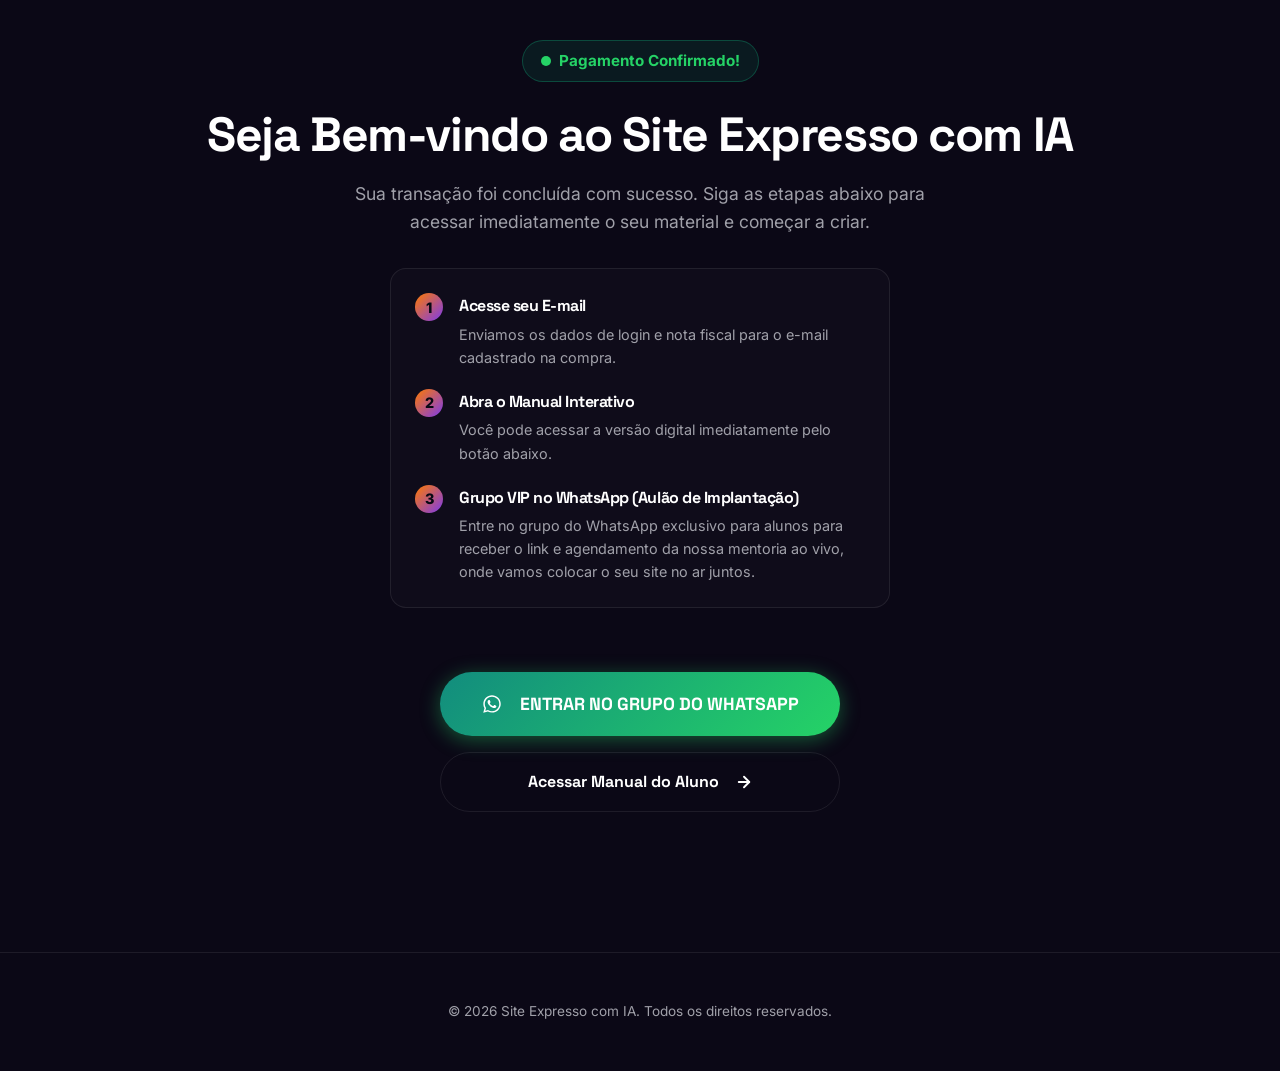
<file: obrigado.html>
<!DOCTYPE html>
<html lang="pt-BR">
<head>
  <meta charset="UTF-8">
  <meta name="viewport" content="width=device-width, initial-scale=1.0">
  <title>Compra Aprovada! - Site Expresso com IA</title>
  <link rel="stylesheet" href="index.css">
  
  <!-- Meta Pixel Code -->
  <script>
  !function(f,b,e,v,n,t,s)
  {if(f.fbq)return;n=f.fbq=function(){n.callMethod?
  n.callMethod.apply(n,arguments):n.queue.push(arguments)};
  if(!f._fbq)f._fbq=n;n.push=n;n.loaded=!0;n.version='2.0';
  n.queue=[];t=b.createElement(e);t.async=!0;
  t.src=v;s=b.getElementsByTagName(e)[0];
  s.parentNode.insertBefore(t,s)}(window, document,'script',
  'https://connect.facebook.net/en_US/fbevents.js');
  fbq('init', '1133332111662246');
  fbq('track', 'PageView');
  fbq('track', 'Lead'); // Rastreia o aluno que chegou na página de obrigado
  </script>
  <noscript><img height="1" width="1" style="display:none"
  src="https://www.facebook.com/tr?id=1133332111662246&ev=PageView&noscript=1"
  /></noscript>
  <!-- End Meta Pixel Code -->

  <style>
    .thank-you-container {
      min-height: 80vh;
      display: flex;
      flex-direction: column;
      align-items: center;
      justify-content: center;
      text-align: center;
      padding: 40px 24px;
    }
    .status-badge {
      background: rgba(16, 185, 129, 0.1);
      color: var(--accent);
      border: 1px solid rgba(16, 185, 129, 0.3);
      padding: 8px 18px;
      border-radius: 50px;
      font-weight: 700;
      margin-bottom: 24px;
      display: inline-flex;
      align-items: center;
      gap: 8px;
      font-size: 0.95rem;
    }
    .status-badge .ping {
      width: 10px;
      height: 10px;
      background-color: var(--accent);
      border-radius: 50%;
    }
    .card-actions {
      display: flex;
      flex-direction: column;
      gap: 16px;
      width: 100%;
      max-width: 400px;
      margin-top: 32px;
    }
    .card-actions .btn-primary {
      max-width: 100%;
    }
    .card-actions .btn-secondary {
      width: 100%;
    }
    .step-list {
      text-align: left;
      margin: 32px auto;
      max-width: 500px;
      background: rgba(255, 255, 255, 0.02);
      border: 1px solid var(--border-color);
      border-radius: 16px;
      padding: 24px;
    }
    .step-item {
      display: flex;
      gap: 16px;
      margin-bottom: 20px;
    }
    .step-item:last-child {
      margin-bottom: 0;
    }
    .step-num {
      width: 28px;
      height: 28px;
      background: linear-gradient(135deg, var(--primary), var(--secondary));
      color: #070913;
      border-radius: 50%;
      display: flex;
      align-items: center;
      justify-content: center;
      font-weight: 800;
      font-size: 0.9rem;
      flex-shrink: 0;
    }
    .step-text h4 {
      font-size: 1rem;
      margin-bottom: 4px;
    }
    .step-text p {
      font-size: 0.9rem;
      color: var(--text-secondary);
      margin-bottom: 0;
    }
  </style>
</head>
<body>
  <!-- Decorative Background Glows -->
  <div class="glow-bg glow-mid"></div>

  <div class="container thank-you-container">
    <!-- Status Icon/Badge -->
    <div class="status-badge">
      <span class="ping"></span>
      Pagamento Confirmado!
    </div>

    <h1 style="font-size: clamp(2rem, 5vw, 3rem); line-height: 1.2;" class="gradient-text">Seja Bem-vindo ao Site Expresso com IA</h1>
    <p style="color: var(--text-secondary); max-width: 600px; font-size: 1.1rem; margin-top: 16px;">
      Sua transação foi concluída com sucesso. Siga as etapas abaixo para acessar imediatamente o seu material e começar a criar.
    </p>

    <!-- Passo a passo pós-venda -->
    <div class="step-list">
      <div class="step-item">
        <div class="step-num">1</div>
        <div class="step-text">
          <h4>Acesse seu E-mail</h4>
          <p>Enviamos os dados de login e nota fiscal para o e-mail cadastrado na compra.</p>
        </div>
      </div>
      <div class="step-item">
        <div class="step-num">2</div>
        <div class="step-text">
          <h4>Abra o Manual Interativo</h4>
          <p>Você pode acessar a versão digital imediatamente pelo botão abaixo.</p>
        </div>
      </div>
      <div class="step-item">
        <div class="step-num">3</div>
        <div class="step-text">
          <h4>Grupo VIP no WhatsApp (Aulão de Implantação)</h4>
          <p>Entre no grupo do WhatsApp exclusivo para alunos para receber o link e agendamento da nossa mentoria ao vivo, onde vamos colocar o seu site no ar juntos.</p>
        </div>
      </div>
    </div>

    <!-- Action Buttons -->
    <div class="card-actions">
      <!-- WhatsApp Button (Primary) -->
      <a href="https://chat.whatsapp.com/G7vOPbtP8yd34Zjk1slooA?mode=gi_t" target="_blank" class="btn-primary" style="background: linear-gradient(135deg, #128C7E 0%, #25D366 100%); box-shadow: 0 4px 20px rgba(37, 211, 102, 0.4); color: #FFFFFF;">
        <svg width="20" height="20" fill="currentColor" viewBox="0 0 448 512" xmlns="http://www.w3.org/2000/svg" style="margin-right: 8px;"><path d="M380.9 97.1C339 55.1 283.2 32 223.9 32c-122.4 0-222 99.6-222 222 0 39.1 10.2 77.3 29.6 111L0 480l117.7-30.9c32.4 17.7 68.9 27 106.1 27h.1c122.3 0 224.1-99.6 224.1-222 0-59.3-25.2-115-67.1-157zm-157 341.6c-33.2 0-65.7-8.9-94-25.7l-6.7-4-69.8 18.3L72 359.2l-4.4-7c-18.5-29.4-28.2-63.3-28.2-98.2 0-101.7 82.8-184.5 184.6-184.5 49.3 0 95.6 19.2 130.4 54.1 34.8 34.9 56.2 81.2 56.1 130.5 0 101.8-84.9 184.6-186.6 184.6zm101.2-138.2c-5.5-2.8-32.8-16.2-37.9-18-5.1-1.9-8.8-2.8-12.5 2.8-3.7 5.6-14.3 18-17.6 21.8-3.2 3.7-6.5 4.2-12 1.4-32.6-16.3-54-29.1-75.5-66-5.7-9.8 5.7-9.1 16.3-30.3 1.8-3.7 .9-6.9-.5-9.7-1.4-2.8-12.5-30.1-17.1-41.2-4.5-10.8-9.1-9.3-12.5-9.5-3.2-.2-6.9-.2-10.6-.2-3.7 0-9.7 1.4-14.8 6.9-5.1 5.6-19.4 19-19.4 46.3 0 27.3 19.9 53.7 22.6 57.4 2.8 3.7 39.1 59.7 94.8 83.8 35.2 15.2 49 16.5 66.6 13.9 10.7-1.6 32.8-13.4 37.4-26.4 4.6-13 4.6-24.1 3.2-26.4-1.3-2.5-5-3.9-10.5-6.6z"></path></svg>
        <span>Entrar no Grupo do WhatsApp</span>
      </a>

      <!-- Manual Button (Secondary) -->
      <a href="guia_site_ia.html" class="btn-secondary">
        <span>Acessar Manual do Aluno</span>
        <svg width="18" height="18" viewBox="0 0 24 24" fill="none" stroke="currentColor" stroke-width="2.5" stroke-linecap="round" stroke-linejoin="round" style="margin-left: 8px;"><line x1="5" y1="12" x2="19" y2="12"></line><polyline points="12 5 19 12 12 19"></polyline></svg>
      </a>
    </div>
  </div>

  <footer style="margin-top: 100px;">
    <div class="container">
      <p>&copy; 2026 Site Expresso com IA. Todos os direitos reservados.</p>
    </div>
  </footer>
</body>
</html>
</file>
<file: index.css>
/* index.css - IA Experts Competitor Style Design System (Neon Green & Deep Purple) */
@import url('https://fonts.googleapis.com/css2?family=Space+Grotesk:wght@600;700;800;900&family=Inter:wght@300;400;500;600;700;800;900&display=swap');

:root {
  /* Colors */
  --bg-primary: #0B0816; /* Stark Black */
  --bg-secondary: #120F25; /* Dark Gray */
  --bg-card: rgba(24, 20, 48, 0.6);
  --primary: #FF7A00; /* Neon Green */
  --primary-hover: #FFA000;
  --primary-light: rgba(255, 122, 0, 0.1);
  --secondary: #7C3AED; /* Deep Purple */
  --accent: #25D366; /* WhatsApp Green */
  --text-primary: #FFFFFF;
  --text-secondary: #A0A0A9; /* Gray 400 */
  --text-muted: #71717A; /* Gray 500 */
  --border-color: rgba(255, 255, 255, 0.08);
  --border-hover: rgba(255, 122, 0, 0.3);
  --shadow-sm: 0 1px 2px 0 rgba(0, 0, 0, 0.8);
  --shadow-md: 0 4px 6px -1px rgba(0, 0, 0, 0.8), 0 2px 4px -2px rgba(0, 0, 0, 0.8);
  --shadow-lg: 0 10px 15px -3px rgba(0, 0, 0, 0.9), 0 4px 6px -4px rgba(0, 0, 0, 0.9);
  --shadow-xl: 0 25px 50px -12px rgba(0, 0, 0, 0.95);
  --glow-primary: 0 0 25px rgba(255, 122, 0, 0.25);
  --glow-secondary: 0 0 25px rgba(124, 58, 237, 0.25);

  /* Fonts */
  --font-heading: 'Space Grotesk', sans-serif;
  --font-body: 'Inter', sans-serif;

  /* Transitions */
  --transition-smooth: all 0.25s cubic-bezier(0.4, 0, 0.2, 1);
  --transition-bounce: all 0.4s cubic-bezier(0.175, 0.885, 0.32, 1.15);
}

/* Base Styles */
* {
  margin: 0;
  padding: 0;
  box-sizing: border-box;
  scroll-behavior: smooth;
}

body {
  background-color: var(--bg-primary);
  color: var(--text-primary);
  font-family: var(--font-body);
  line-height: 1.6;
  overflow-x: hidden;
  -webkit-font-smoothing: antialiased;
  -moz-osx-font-smoothing: grayscale;
}

/* Typography */
h1, h2, h3, h4 {
  font-family: var(--font-heading);
  font-weight: 800;
  letter-spacing: -0.03em;
  color: var(--text-primary);
}

p {
  color: var(--text-secondary);
}

.container {
  max-width: 1200px;
  margin: 0 auto;
  padding: 0 24px;
  position: relative;
  z-index: 1;
}

/* Buttons */
.btn-primary {
  display: inline-flex;
  align-items: center;
  justify-content: center;
  gap: 10px;
  background: linear-gradient(90deg, #FFA000 0%, #FF5A00 100%);
  color: #0B0816;
  font-family: var(--font-heading);
  font-weight: 800;
  font-size: 1.1rem;
  padding: 18px 36px;
  border: none;
  border-radius: 9999px;
  cursor: pointer;
  transition: var(--transition-smooth);
  box-shadow: 0 0 20px rgba(255, 122, 0, 0.3);
  text-decoration: none;
  width: 100%;
  max-width: 450px;
  text-align: center;
  text-transform: uppercase;
}

.btn-primary:hover {
  transform: translateY(-2px);
  box-shadow: 0 0 35px rgba(255, 122, 0, 0.55);
  filter: brightness(1.1);
}

.btn-primary:active {
  transform: translateY(0);
}

.btn-secondary {
  display: inline-flex;
  align-items: center;
  justify-content: center;
  gap: 8px;
  background-color: transparent;
  color: #FFFFFF;
  font-family: var(--font-heading);
  font-weight: 700;
  padding: 16px 32px;
  border: 1px solid var(--border-color);
  border-radius: 9999px;
  cursor: pointer;
  transition: var(--transition-smooth);
  text-decoration: none;
}

.btn-secondary:hover {
  border-color: var(--primary);
  color: var(--primary);
  background-color: rgba(255, 122, 0, 0.05);
}

/* Header */
header {
  padding: 24px 0;
  background-color: rgba(5, 5, 5, 0.8);
  backdrop-filter: blur(12px);
  border-bottom: 1px solid var(--border-color);
  position: sticky;
  top: 0;
  z-index: 100;
}

header .logo-container {
  display: flex;
  justify-content: space-between;
  align-items: center;
}

.logo-text {
  font-family: var(--font-heading);
  font-weight: 900;
  font-size: 1.5rem;
  color: var(--text-primary);
  letter-spacing: -0.04em;
  text-decoration: none;
}

.logo-text span {
  color: var(--primary);
}

.badge-status {
  background-color: rgba(255, 122, 0, 0.1);
  color: var(--primary);
  border: 1px solid rgba(255, 122, 0, 0.2);
  padding: 8px 16px;
  border-radius: 9999px;
  font-size: 0.85rem;
  font-weight: 700;
  display: inline-flex;
  align-items: center;
  gap: 8px;
}

.badge-status .dot {
  width: 8px;
  height: 8px;
  background-color: var(--primary);
  border-radius: 50%;
  display: inline-block;
  animation: pulse-dot 1.5s infinite;
}

@keyframes pulse-dot {
  0% { transform: scale(0.9); opacity: 0.6; }
  50% { transform: scale(1.3); opacity: 1; }
  100% { transform: scale(0.9); opacity: 0.6; }
}

/* Hero Section */
.hero {
  padding: 80px 0 120px 0;
  text-align: center;
  position: relative;
  background: radial-gradient(circle at 50% 10%, rgba(124, 58, 237, 0.1) 0%, transparent 60%);
}

.hero h1 {
  font-size: clamp(2.4rem, 6vw, 4.2rem);
  line-height: 1.1;
  color: var(--text-primary);
  margin-bottom: 24px;
  max-width: 950px;
  margin-left: auto;
  margin-right: auto;
  font-weight: 900;
}

.hero h1 span {
  color: var(--primary);
}

.hero p.sub {
  font-size: clamp(1.1rem, 2vw, 1.25rem);
  color: var(--text-secondary);
  max-width: 780px;
  margin: 0 auto 40px auto;
  line-height: 1.6;
}

/* Live People Viewing Badge */
.live-counter-badge {
  display: inline-flex;
  align-items: center;
  gap: 8px;
  font-size: 0.9rem;
  color: var(--text-secondary);
  background: rgba(255, 255, 255, 0.03);
  border: 1px solid var(--border-color);
  padding: 8px 16px;
  border-radius: 9999px;
  margin-top: 24px;
}

.live-ping-dot {
  position: relative;
  display: flex;
  height: 8px;
  width: 8px;
}

.live-ping-dot span.ping {
  animation: ping 1s cubic-bezier(0, 0, 0.2, 1) infinite;
  position: absolute;
  inline-size: 100%;
  block-size: 100%;
  border-radius: 9999px;
  background-color: var(--primary);
  opacity: 0.75;
}

.live-ping-dot span.dot {
  position: relative;
  display: inline-flex;
  border-radius: 9999px;
  height: 8px;
  width: 8px;
  background-color: var(--primary);
}

@keyframes ping {
  75%, 100% {
    transform: scale(2.5);
    opacity: 0;
  }
}

/* Ribbon (Moving Text) */
.ribbon {
  background-color: var(--bg-secondary);
  border-y: 1px solid var(--border-color);
  padding: 20px 0;
  overflow: hidden;
  white-space: nowrap;
}

.ribbon-track {
  display: inline-block;
  animation: scroll-ribbon 25s linear infinite;
}

.ribbon-text {
  font-family: var(--font-heading);
  font-size: 1.5rem;
  font-weight: 900;
  color: rgba(255, 255, 255, 0.05);
  letter-spacing: 0.05em;
  padding: 0 20px;
}

.ribbon-text span {
  color: var(--primary);
  opacity: 0.3;
}

@keyframes scroll-ribbon {
  0% { transform: translateX(0%); }
  100% { transform: translateX(-50%); }
}

/* Target Audience & Cards */
.section {
  padding: 100px 0;
}

.section-header {
  text-align: center;
  margin-bottom: 60px;
}

.section-header h2 {
  font-size: clamp(2rem, 5vw, 3rem);
  margin-bottom: 16px;
  font-weight: 900;
}

.section-header p {
  color: var(--text-secondary);
  font-size: 1.1rem;
  max-width: 650px;
  margin: 0 auto;
}

.glass-card {
  background: var(--bg-secondary);
  border: 1px solid var(--border-color);
  border-radius: 24px;
  padding: 32px;
  transition: var(--transition-smooth);
}

.glass-card:hover {
  border-color: var(--primary);
  box-shadow: var(--glow-primary);
  transform: translateY(-2px);
}

/* 4 Column Target Audience Grid */
.audience-grid {
  display: grid;
  grid-template-columns: repeat(auto-fit, minmax(260px, 1fr));
  gap: 24px;
}

.audience-card h3 {
  font-size: 1.25rem;
  margin-bottom: 16px;
  color: var(--text-primary);
}

.audience-card p {
  font-size: 0.95rem;
  color: var(--text-secondary);
  line-height: 1.6;
}

/* Market Context Block */
.market-context-box {
  background: rgba(124, 58, 237, 0.05);
  border: 1px solid rgba(124, 58, 237, 0.2);
  border-radius: 24px;
  padding: 48px;
  text-align: center;
  max-width: 900px;
  margin: 0 auto;
  box-shadow: var(--glow-secondary);
}

.market-context-box h3 {
  font-size: 1.8rem;
  margin-bottom: 16px;
  color: var(--secondary);
}

.market-context-box p {
  font-size: 1.1rem;
  color: var(--text-secondary);
  max-width: 750px;
  margin: 0 auto;
}

/* Architect List */
.architect-grid {
  display: grid;
  grid-template-columns: repeat(auto-fit, minmax(280px, 1fr));
  gap: 24px;
  margin-top: 48px;
}

.architect-card {
  display: flex;
  gap: 16px;
  align-items: flex-start;
}

.architect-card .icon-wrapper {
  background: rgba(255, 122, 0, 0.1);
  border: 1px solid rgba(255, 122, 0, 0.3);
  color: var(--primary);
  width: 44px;
  height: 44px;
  border-radius: 12px;
  display: flex;
  align-items: center;
  justify-content: center;
  flex-shrink: 0;
}

.architect-card-content h3 {
  font-size: 1.15rem;
  margin-bottom: 8px;
}

.architect-card-content p {
  font-size: 0.95rem;
  color: var(--text-secondary);
}

/* Modules Section */
.modules-grid {
  display: grid;
  grid-template-columns: repeat(auto-fit, minmax(340px, 1fr));
  gap: 24px;
}

.module-card {
  display: flex;
  flex-direction: column;
  justify-content: space-between;
}

.module-tag {
  background-color: rgba(124, 58, 237, 0.15);
  color: #C084FC;
  border: 1px solid rgba(124, 58, 237, 0.3);
  padding: 4px 12px;
  border-radius: 9999px;
  font-size: 0.75rem;
  font-weight: 700;
  display: inline-block;
  margin-bottom: 16px;
  align-self: flex-start;
}

.module-card h3 {
  font-size: 1.3rem;
  margin-bottom: 12px;
}

.module-lessons {
  list-style: none;
  border-top: 1px solid var(--border-color);
  padding-top: 16px;
  margin-top: 16px;
}

.module-lessons li {
  font-size: 0.9rem;
  color: var(--text-secondary);
  margin-bottom: 8px;
  padding-left: 20px;
  position: relative;
}

.module-lessons li::before {
  content: "✦";
  color: var(--primary);
  position: absolute;
  left: 0;
}

/* 10x Templates Grid */
.templates-section {
  background: radial-gradient(circle at 50% 90%, rgba(255, 122, 0, 0.05) 0%, transparent 60%);
}

.templates-grid {
  display: grid;
  grid-template-columns: repeat(auto-fit, minmax(280px, 1fr));
  gap: 24px;
}

.template-card {
  background-color: var(--bg-secondary);
  border: 1px solid var(--border-color);
  border-radius: 20px;
  padding: 24px;
  transition: var(--transition-smooth);
}

.template-card:hover {
  border-color: var(--primary);
  transform: translateY(-2px);
}

.template-badge {
  background-color: rgba(255, 122, 0, 0.1);
  color: var(--primary);
  border: 1px solid rgba(255, 122, 0, 0.2);
  padding: 4px 10px;
  border-radius: 6px;
  font-size: 0.75rem;
  font-weight: 700;
  display: inline-block;
  margin-bottom: 12px;
}

.template-card h3 {
  font-size: 1.15rem;
  margin-bottom: 8px;
}

.template-card p {
  font-size: 0.9rem;
  color: var(--text-secondary);
}

/* Guia / Professor Profile Section */
.profile-grid {
  display: grid;
  grid-template-columns: 1fr 1.2fr;
  gap: 48px;
  align-items: center;
}

.profile-visual {
  background: linear-gradient(135deg, #1C1936 0%, #0F0D1C 100%);
  border: 1px solid var(--border-color);
  border-radius: 24px;
  height: 420px;
  position: relative;
  display: flex;
  align-items: center;
  justify-content: center;
  overflow: hidden;
}

.profile-avatar-placeholder {
  text-align: center;
  color: var(--text-secondary);
}

.profile-avatar-placeholder .icon {
  font-size: 5rem;
  margin-bottom: 16px;
  display: block;
}

.profile-info h3 {
  font-size: 2rem;
  margin-bottom: 24px;
}

.profile-info h3 span {
  color: var(--primary);
}

.profile-info p {
  font-size: 1.05rem;
  color: var(--text-secondary);
  margin-bottom: 20px;
  line-height: 1.7;
}

@media (max-width: 900px) {
  .profile-grid {
    grid-template-columns: 1fr;
  }
  .profile-visual {
    height: 300px;
  }
}

/* Pricing Table Section */
.pricing-section {
  background: radial-gradient(circle at 50% 50%, rgba(124, 58, 237, 0.08) 0%, transparent 70%);
}

.pricing-box {
  background-color: var(--bg-secondary);
  border: 2px solid var(--border-color);
  border-radius: 32px;
  padding: 48px;
  max-width: 700px;
  margin: 0 auto;
  text-align: center;
  position: relative;
}

.pricing-box::before {
  content: "O INVESTIMENTO QUE SE PAGA SOZINHO";
  background: var(--secondary);
  color: #FFFFFF;
  font-family: var(--font-heading);
  font-weight: 800;
  font-size: 0.8rem;
  padding: 6px 16px;
  border-radius: 9999px;
  position: absolute;
  top: -15px;
  left: 50%;
  transform: translateX(-50%);
  letter-spacing: 0.05em;
}

.pricing-box.active {
  border-color: var(--primary);
  box-shadow: var(--glow-primary);
}

.pricing-grid-items {
  list-style: none;
  max-width: 450px;
  margin: 24px auto;
  text-align: left;
}

.pricing-grid-items li {
  font-size: 0.95rem;
  color: var(--text-secondary);
  margin-bottom: 12px;
  padding-left: 24px;
  position: relative;
}

.pricing-grid-items li::before {
  content: "✓";
  color: var(--primary);
  position: absolute;
  left: 0;
  font-weight: bold;
}

.pricing-box .original-price {
  font-size: 1.2rem;
  text-decoration: line-through;
  color: var(--text-muted);
  margin-bottom: 4px;
  display: block;
}

.pricing-box .final-price {
  font-size: clamp(3.5rem, 8vw, 4.5rem);
  font-weight: 900;
  color: var(--primary);
  font-family: var(--font-heading);
  line-height: 1;
  margin-bottom: 16px;
}

.pricing-box .price-card-guarantee {
  background: rgba(255, 122, 0, 0.05);
  border: 1px solid rgba(255, 122, 0, 0.2);
  color: var(--primary);
  border-radius: 12px;
  padding: 14px;
  font-size: 0.9rem;
  font-weight: 700;
  max-width: 450px;
  margin: 20px auto 0 auto;
  display: flex;
  align-items: center;
  justify-content: center;
  gap: 8px;
}

/* Guarantee Block */
.guarantee-box {
  background: rgba(255, 122, 0, 0.02);
  border: 2px border-style dashed var(--primary);
  border: 2px dashed rgba(255, 122, 0, 0.4);
  border-radius: 28px;
  padding: 40px;
  max-width: 800px;
  margin: 48px auto 0 auto;
  text-align: center;
}

.guarantee-icon {
  width: 72px;
  height: 72px;
  background: rgba(255, 122, 0, 0.1);
  border: 2px solid var(--primary);
  border-radius: 50%;
  display: flex;
  align-items: center;
  justify-content: center;
  font-size: 2.2rem;
  margin: 0 auto 20px auto;
}

.guarantee-box h3 {
  font-size: 1.5rem;
  margin-bottom: 12px;
}

.guarantee-box p {
  font-size: 0.95rem;
  color: var(--text-secondary);
  max-width: 600px;
  margin: 0 auto;
  line-height: 1.7;
}

/* Interactive Simulator */
.simulator-section {
  padding: 100px 0;
  background: radial-gradient(circle at 50% 50%, rgba(255, 122, 0, 0.05) 0%, transparent 60%);
}

.sim-container {
  max-width: 680px;
  margin: 0 auto;
  background: var(--bg-secondary);
  border: 1px solid var(--border-color);
  border-radius: 24px;
  padding: 32px;
  box-shadow: var(--shadow-lg);
}

.sim-input-group {
  display: flex;
  gap: 12px;
  margin-top: 24px;
}

.sim-input {
  flex: 1;
  background: var(--bg-primary);
  border: 1px solid var(--border-color);
  padding: 14px 20px;
  border-radius: 12px;
  color: var(--text-primary);
  font-family: inherit;
  font-size: 1rem;
  transition: var(--transition-smooth);
}

.sim-input:focus {
  outline: none;
  border-color: var(--primary);
}

.sim-btn {
  background-color: var(--primary);
  color: #000000;
  border: none;
  padding: 14px 28px;
  font-weight: 700;
  border-radius: 12px;
  cursor: pointer;
  transition: var(--transition-smooth);
  font-family: var(--font-heading);
}

.sim-btn:hover {
  background-color: var(--primary-hover);
  transform: translateY(-1px);
}

.sim-output {
  margin-top: 24px;
  border-top: 1px solid var(--border-color);
  padding-top: 24px;
  display: none;
}

.sim-progress-bar {
  width: 100%;
  height: 6px;
  background: var(--bg-primary);
  border-radius: 3px;
  overflow: hidden;
  margin-bottom: 16px;
}

.sim-progress-fill {
  width: 0%;
  height: 100%;
  background: var(--primary);
  transition: width 0.1s linear;
}

.sim-console {
  background: #000000;
  border: 1px solid var(--border-color);
  font-family: monospace;
  padding: 16px;
  border-radius: 12px;
  color: var(--primary);
  font-size: 0.9rem;
  max-height: 150px;
  overflow-y: auto;
}

/* FAQ Accordion */
.faq-container {
  max-width: 800px;
  margin: 0 auto;
}

.faq-item {
  border-bottom: 1px solid var(--border-color);
  padding: 24px 0;
}

.faq-question {
  display: flex;
  justify-content: space-between;
  align-items: center;
  cursor: pointer;
  font-weight: 700;
  font-size: 1.1rem;
  color: var(--text-primary);
  padding: 8px 0;
  font-family: var(--font-heading);
}

.faq-question::after {
  content: "+";
  font-size: 1.5rem;
  color: var(--primary);
  transition: var(--transition-smooth);
}

.faq-item.active .faq-question::after {
  transform: rotate(45deg);
}

.faq-answer {
  max-height: 0;
  overflow: hidden;
  transition: max-height 0.25s ease-out;
  color: var(--text-secondary);
  margin-top: 0;
  font-size: 0.95rem;
  line-height: 1.7;
}

.faq-item.active .faq-answer {
  max-height: 250px;
  margin-top: 12px;
}

/* Call to Action Footer (WhatsApp & Team) */
.whatsapp-cta-box {
  background: linear-gradient(135deg, rgba(37, 211, 102, 0.05) 0%, rgba(124, 58, 237, 0.05) 100%);
  border: 2px solid rgba(37, 211, 102, 0.3);
  border-radius: 32px;
  padding: 48px;
  text-align: center;
  max-width: 800px;
  margin: 0 auto;
  box-shadow: 0 0 30px rgba(37, 211, 102, 0.1);
}

.whatsapp-cta-box h2 {
  font-size: clamp(1.8rem, 4vw, 2.5rem);
  margin-bottom: 12px;
  font-weight: 900;
}

.whatsapp-cta-box p {
  font-size: 1.05rem;
  color: var(--text-secondary);
  max-width: 600px;
  margin: 0 auto 28px auto;
}

.btn-whatsapp {
  display: inline-flex;
  align-items: center;
  justify-content: center;
  gap: 12px;
  background-color: var(--accent); /* WhatsApp Green */
  color: #FFFFFF;
  font-family: var(--font-heading);
  font-weight: 800;
  font-size: 1.1rem;
  padding: 18px 36px;
  border: none;
  border-radius: 9999px;
  cursor: pointer;
  transition: var(--transition-smooth);
  box-shadow: 0 0 20px rgba(37, 211, 102, 0.3);
  text-decoration: none;
}

.btn-whatsapp:hover {
  background-color: #20BA5A;
  transform: translateY(-2px);
  box-shadow: 0 0 35px rgba(37, 211, 102, 0.55);
}

footer {
  text-align: center;
  padding: 48px 0;
  color: var(--text-muted);
  font-size: 0.85rem;
  border-top: 1px solid var(--border-color);
  background-color: var(--bg-primary);
}

footer a {
  color: var(--text-secondary);
  text-decoration: none;
  transition: var(--transition-smooth);
}

footer a:hover {
  color: var(--primary);
}

/* Responsive adjustments */
@media (max-width: 768px) {
  .hero {
    padding: 60px 0 80px 0;
  }
  .sim-input-group {
    flex-direction: column;
  }
  .pricing-box {
    padding: 32px 20px;
  }
}
</file>
